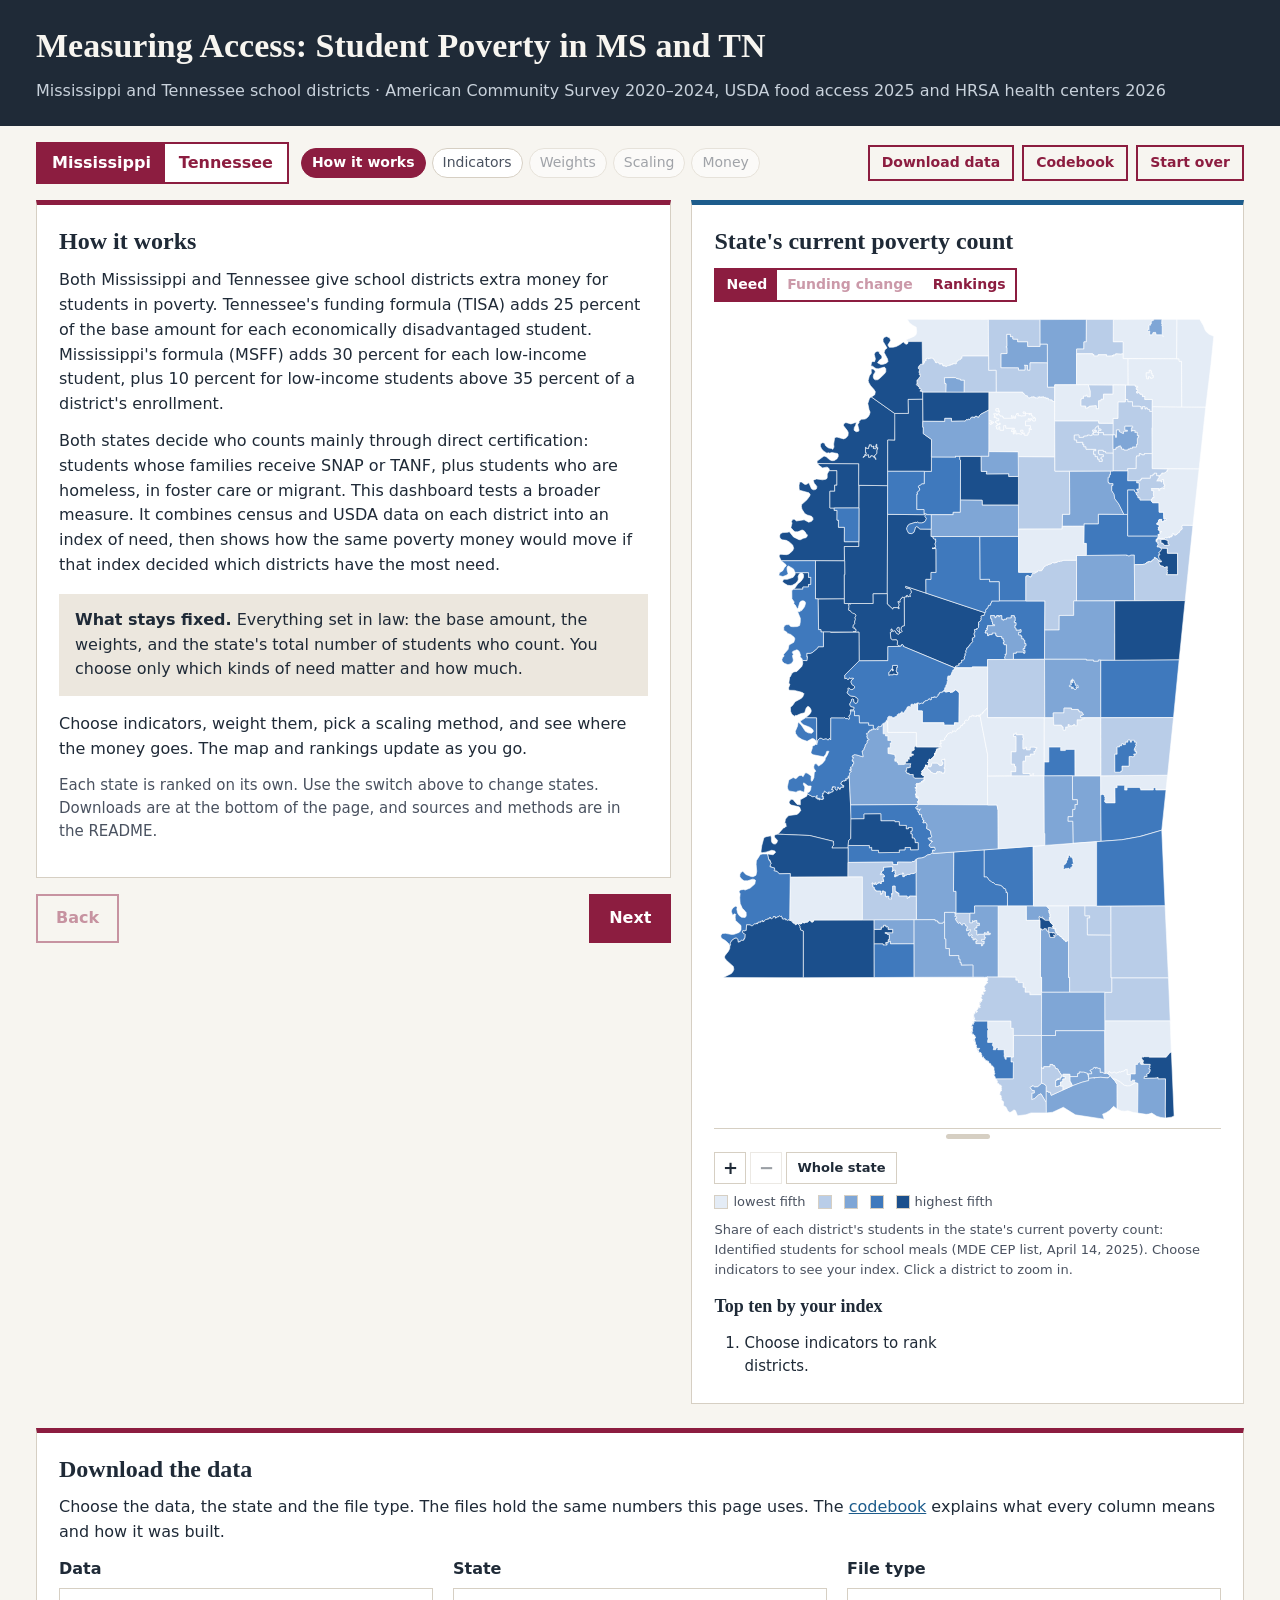
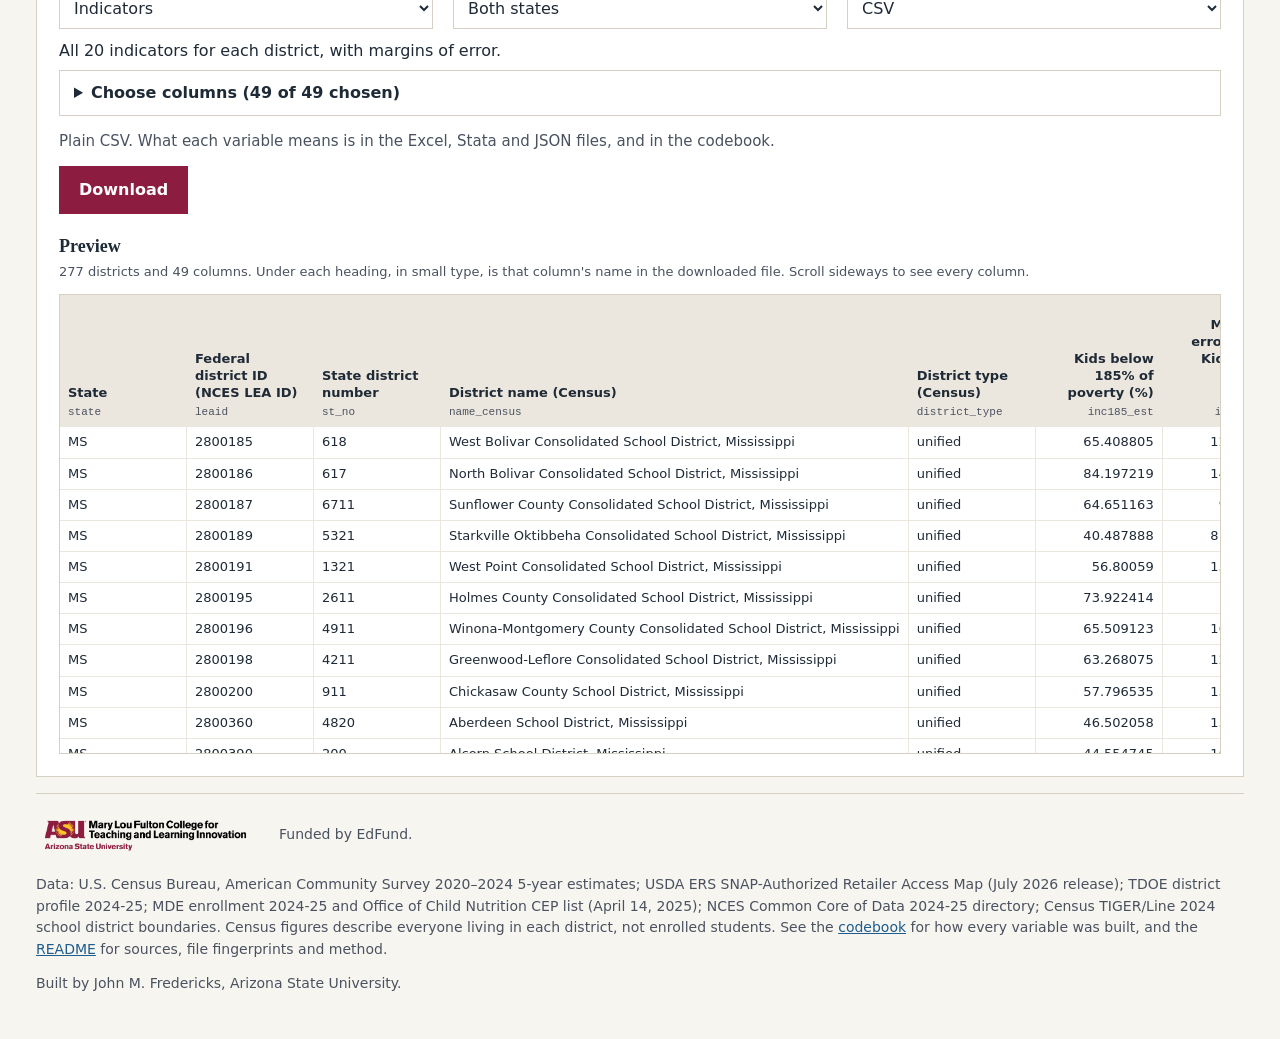
<file: index.html>
<!doctype html>
<html lang="en">
<head>
<meta charset="utf-8">
<meta name="viewport" content="width=device-width, initial-scale=1">
<title>Measuring Access: Student Poverty in MS and TN</title>
<meta name="description" content="Build a multidimensional index of student need for Mississippi and Tennessee school districts from American Community Survey, USDA food access and HRSA health center data, and see how it would move poverty-weight funding under each state's formula.">
<link rel="canonical" href="https://measuringaccess.org/">
<meta property="og:type" content="website">
<meta property="og:site_name" content="Measuring Access">
<meta property="og:title" content="Measuring Access: Student Poverty in MS and TN">
<meta property="og:description" content="Build an index of need for 277 Mississippi and Tennessee school districts and see how state poverty funding would move.">
<meta property="og:url" content="https://measuringaccess.org/">
<meta property="og:image" content="https://measuringaccess.org/assets/share-card.png">
<meta property="og:image:width" content="1200">
<meta property="og:image:height" content="630">
<meta property="og:image:alt" content="Measuring Access: student poverty in Mississippi and Tennessee, with a map of school districts">
<meta name="twitter:card" content="summary_large_image">
<meta name="twitter:title" content="Measuring Access: Student Poverty in MS and TN">
<meta name="twitter:description" content="Build an index of need for 277 Mississippi and Tennessee school districts and see how state poverty funding would move.">
<meta name="twitter:image" content="https://measuringaccess.org/assets/share-card.png">
<link rel="stylesheet" href="style.css?v=20261120d">
</head>
<body>
<header class="top">
  <div class="wrap">
    <h1>Measuring Access: Student Poverty in MS and TN</h1>
    <p class="sub">Mississippi and Tennessee school districts · American Community Survey 2020–2024, USDA food access 2025 and HRSA health centers 2026</p>
  </div>
</header>

<div class="wrap bar">
  <div class="statepick" role="radiogroup" aria-label="State">
    <button type="button" class="seg" id="st-MS" role="radio" aria-checked="true" data-state="MS">Mississippi</button>
    <button type="button" class="seg" id="st-TN" role="radio" aria-checked="false" data-state="TN">Tennessee</button>
  </div>
  <nav aria-label="Steps"><ol id="stepper"></ol></nav>
  <div class="barbtns">
    <button type="button" class="ghost small" id="dataBtn">Download data</button>
    <a class="barlink" href="codebook.html">Codebook</a>
    <button type="button" class="ghost small" id="resetBtn">Start over</button>
  </div>
</div>

<main class="wrap layout">
  <section class="steps-col" aria-label="Build your index">

    <!-- District page (opened from the map) -->
    <div class="panel" id="districtPage" hidden></div>

    <!-- Step 0 -->
    <div class="panel" data-step="0">
      <h2>How it works</h2>
      <p>Both Mississippi and Tennessee give school districts extra money for students in poverty. Tennessee's funding formula (TISA) adds 25 percent of the base amount for each economically disadvantaged student. Mississippi's formula (MSFF) adds 30 percent for each low-income student, plus 10 percent for low-income students above 35 percent of a district's enrollment.</p>
      <p>Both states decide who counts mainly through direct certification: students whose families receive SNAP or TANF, plus students who are homeless, in foster care or migrant. This dashboard tests a broader measure. It combines census and USDA data on each district into an index of need, then shows how the same poverty money would move if that index decided which districts have the most need.</p>
      <div class="callout">
        <p><strong>What stays fixed.</strong> Everything set in law: the base amount, the weights, and the state's total number of students who count. You choose only which kinds of need matter and how much.</p>
      </div>
      <p>Choose indicators, weight them, pick a scaling method, and see where the money goes. The map and rankings update as you go.</p>
      <p class="muted">Each state is ranked on its own. Use the switch above to change states. Downloads are at the bottom of the page, and sources and methods are in the README.</p>
    </div>

    <!-- Step 1 -->
    <div class="panel" data-step="1" hidden>
      <h2>Step 1. Choose your indicators</h2>
      <p>Pick four to six. Each one describes the people living in a district. What counts as student need?</p>
      <p class="count" id="pickCount" aria-live="polite"></p>
      <div id="indicatorCards"></div>
      <div class="warn" id="corrWarn" aria-live="polite"></div>
    </div>

    <!-- Step 2 -->
    <div class="panel" data-step="2" hidden>
      <h2>Step 2. Set your weights</h2>
      <p>Split 100 points among your indicators. A bigger weight means that indicator matters more in your index.</p>
      <div class="weights" id="weights"></div>
      <div class="row between">
        <button type="button" class="ghost" id="evenBtn">Split evenly</button>
        <p class="total" id="weightTotal" aria-live="polite"></p>
      </div>
    </div>

    <!-- Step 3 -->
    <div class="panel" data-step="3" hidden>
      <h2>Step 3. Choose a scaling method</h2>
      <p>Your indicators are on different scales. Scaling puts them on a common footing before they are added up.</p>
      <fieldset class="choices" id="scaleChoices">
        <legend class="sr">Scaling method</legend>
        <label class="choice"><input type="radio" name="scale" value="rank" id="sc-rank" checked>
          <span><strong>Ranks.</strong> Each district gets its percentile rank on the indicator, from 0 to 100. Only order matters, so an extreme district counts no more than the next one down.</span></label>
        <label class="choice"><input type="radio" name="scale" value="minmax" id="sc-minmax">
          <span><strong>0 to 100.</strong> The lowest district is 0 and the highest is 100, with the rest in proportion. One extreme district squeezes everyone else together.</span></label>
        <label class="choice"><input type="radio" name="scale" value="z" id="sc-z">
          <span><strong>z-scores.</strong> Distance from the state average in standard deviations. Extreme districts pull hardest.</span></label>
      </fieldset>
      <div class="example" id="scaleExample"></div>
    </div>

    <!-- Step 4 -->
    <div class="panel" data-step="4" hidden>
      <h2>Step 4. Follow the money</h2>
      <h3>Your index next to the state's current count</h3>
      <p class="muted small" id="cmpNote"></p>
      <div class="two">
        <div><h4>Top ten by the state's current poverty count</h4><ol class="toplist one" id="cmpNow"></ol></div>
        <div><h4>Top ten by your index</h4><ol class="toplist one" id="cmpYours"></ol></div>
      </div>
      <div class="two">
        <div><h4>Added to the top ten by your index</h4><ul class="plain cmpmoves" id="cmpAdded"></ul></div>
        <div><h4>Dropped from the top ten by your index</h4><ul class="plain cmpmoves" id="cmpDropped"></ul></div>
      </div>
      <h3>The money</h3>
      <p id="fundIntro"></p>
      <div class="stats" id="fundStats"></div>
      <div class="two">
        <div><h3>Biggest increases</h3><ol class="plain moves" id="gainList"></ol></div>
        <div><h3>Biggest decreases</h3><ol class="plain moves" id="lossList"></ol></div>
      </div>
      <details class="how">
        <summary>How the students are re-shared</summary>
        <ol>
          <li>Districts are ordered by your index, highest need first.</li>
          <li>The state's actual district rates are sorted from highest to lowest and handed out in that order. The district your index ranks first gets the highest real rate, and so on.</li>
          <li>Each rate is multiplied by the district's K-12 enrollment. The counts are then scaled so the statewide total matches the actual total, and no district can have more students than it enrolls.</li>
          <li>The law's weights are applied to the new counts.</li>
        </ol>
        <p id="fundNote" class="muted"></p>
      </details>
      <details id="fullDetails">
        <summary>All districts</summary>
        <div id="fullHome"><div class="tablewrap" id="fullWrap"><p class="tabletools"><button type="button" class="ghost small" id="expandBtn" aria-controls="fullWrap">Expand table</button></p><table id="fullTable"></table></div></div>
      </details>
    </div>

    <div class="nav row between">
      <button type="button" class="ghost" id="backBtn">Back</button>
      <p class="hint" id="navHint" aria-live="polite"></p>
      <button type="button" id="nextBtn">Next</button>
    </div>
  </section>

  <aside class="live" aria-label="Live results">
    <div class="panel livepanel">
      <div class="row between maphead">
        <h2 id="mapTitle">Your index</h2>
        <div class="seg-sm" role="radiogroup" aria-label="Map view">
          <button type="button" class="seg" id="mv-index" data-view="index" aria-checked="true" role="radio">Need</button>
          <button type="button" class="seg" id="mv-money" data-view="money" aria-checked="false" role="radio">Funding change</button>
          <button type="button" class="seg" id="mv-rank" data-view="rank" aria-checked="false" role="radio">Rankings</button>
        </div>
      </div>
      <div id="mapView">
        <div class="mapbox"><svg id="map" role="img" aria-labelledby="mapTitle"></svg><div class="tip" id="tip" hidden></div></div>
        <div class="maphandle" id="mapHandle" role="separator" aria-orientation="horizontal" aria-valuemin="140" aria-label="Map height. Drag, or use the up and down arrow keys, to make the map taller or shorter." tabindex="0" title="Drag to make the map taller or shorter. Double-click to reset."><span></span></div>
        <div class="zoomrow">
          <div class="zoomctl" role="group" aria-label="Map zoom">
            <button type="button" id="zoomIn" aria-label="Zoom in" title="Zoom in">+</button>
            <button type="button" id="zoomOut" aria-label="Zoom out" title="Zoom out">&minus;</button>
            <button type="button" id="zoomAll" class="wide" title="Show the whole state">Whole state</button>
          </div>
          <p class="muted small zoomhint" id="zoomHint" hidden>Drag the map to move around.</p>
        </div>
        <div class="legend" id="legend"></div>
        <p class="muted small" id="mapNote"></p>
        <div class="distpanel" id="distPanel" hidden></div>
        <h3>Top ten by your index</h3>
        <ol class="toplist" id="topList"></ol>
      </div>
      <div id="rankView" hidden>
        <p class="muted small" id="rankNote"></p>
        <div class="rankhead"><span>Ranked by the state's current poverty count</span><span>Ranked by your index</span></div>
        <div class="rankscroll"><div class="ranks"><ol class="ranklist" id="rankNow"></ol><ol class="ranklist" id="rankYours"></ol></div></div>
        <h3>Biggest moves</h3>
        <div class="two"><div><p class="muted small">Up the most</p><ol class="plain moves" id="moveUp"></ol></div><div><p class="muted small">Down the most</p><ol class="plain moves" id="moveDown"></ol></div></div>
      </div>
    </div>
  </aside>
</main>

<section class="wrap" id="wideTable" hidden aria-label="All districts, full width">
  <div class="panel"></div>
</section>

<section class="wrap" id="data" aria-labelledby="dataTitle">
  <div class="panel datapanel">
    <h2 id="dataTitle" tabindex="-1">Download the data</h2>
    <p>Choose the data, the state and the file type. The files hold the same numbers this page uses. The <a href="codebook.html">codebook</a> explains what every column means and how it was built.</p>
    <div class="dlgrid">
      <label class="dlfield" for="dlWhat">Data
        <select id="dlWhat">
          <option value="indicators" selected>Indicators</option>
          <option value="funding">Funding inputs</option>
          <option value="results">Your results</option>
          <option value="map">Map boundaries</option>
        </select>
      </label>
      <label class="dlfield" for="dlState">State
        <select id="dlState">
          <option value="MS">Mississippi</option>
          <option value="TN">Tennessee</option>
          <option value="both" selected>Both states</option>
        </select>
      </label>
      <label class="dlfield" for="dlFormat">File type
        <select id="dlFormat">
          <option value="csv" selected>CSV</option>
          <option value="xlsx">Excel (.xlsx)</option>
          <option value="dta">Stata (.dta)</option>
          <option value="json" id="dl-json">JSON</option>
        </select>
      </label>
    </div>
    <p class="dldesc" id="dlDesc" aria-live="polite"></p>
    <details class="dlcols" id="dlCols">
      <summary id="dlColsSum">Choose columns</summary>
      <div id="dlColsBody"></div>
    </details>
    <p class="muted" id="dlNote" aria-live="polite"></p>
    <div class="row">
      <button type="button" id="dlBtn">Download</button>
      <p class="muted small" id="dlDone" aria-live="polite"></p>
    </div>
    <h3 id="dlPrevTitle">Preview</h3>
    <p class="muted small" id="dlPrevNote"></p>
    <div class="dlpreview" id="dlPreview" tabindex="0" role="region" aria-labelledby="dlPrevTitle"></div>
  </div>
</section>

<footer class="wrap foot">
  <div class="footlogos">
    <img src="assets/asu-mlfc-horizontal-maroongold.png" alt="Arizona State University, Mary Lou Fulton College for Teaching and Learning Innovation" width="1390" height="292">
    <p>Funded by EdFund.</p>
  </div>
  <p>Data: U.S. Census Bureau, American Community Survey 2020–2024 5-year estimates; USDA ERS SNAP-Authorized Retailer Access Map (July 2026 release); TDOE district profile 2024-25; MDE enrollment 2024-25 and Office of Child Nutrition CEP list (April 14, 2025); NCES Common Core of Data 2024-25 directory; Census TIGER/Line 2024 school district boundaries. Census figures describe everyone living in each district, not enrolled students. See the <a href="codebook.html">codebook</a> for how every variable was built, and the <a href="https://github.com/jmfreder123/mam-dashboard#readme">README</a> for sources, file fingerprints and method.</p>
  <p>Built by John M. Fredericks, Arizona State University.</p>
</footer>

<script src="app.js?v=20261120d"></script>
<script src="dl.js?v=20261120d"></script>
</body>
</html>
</file>
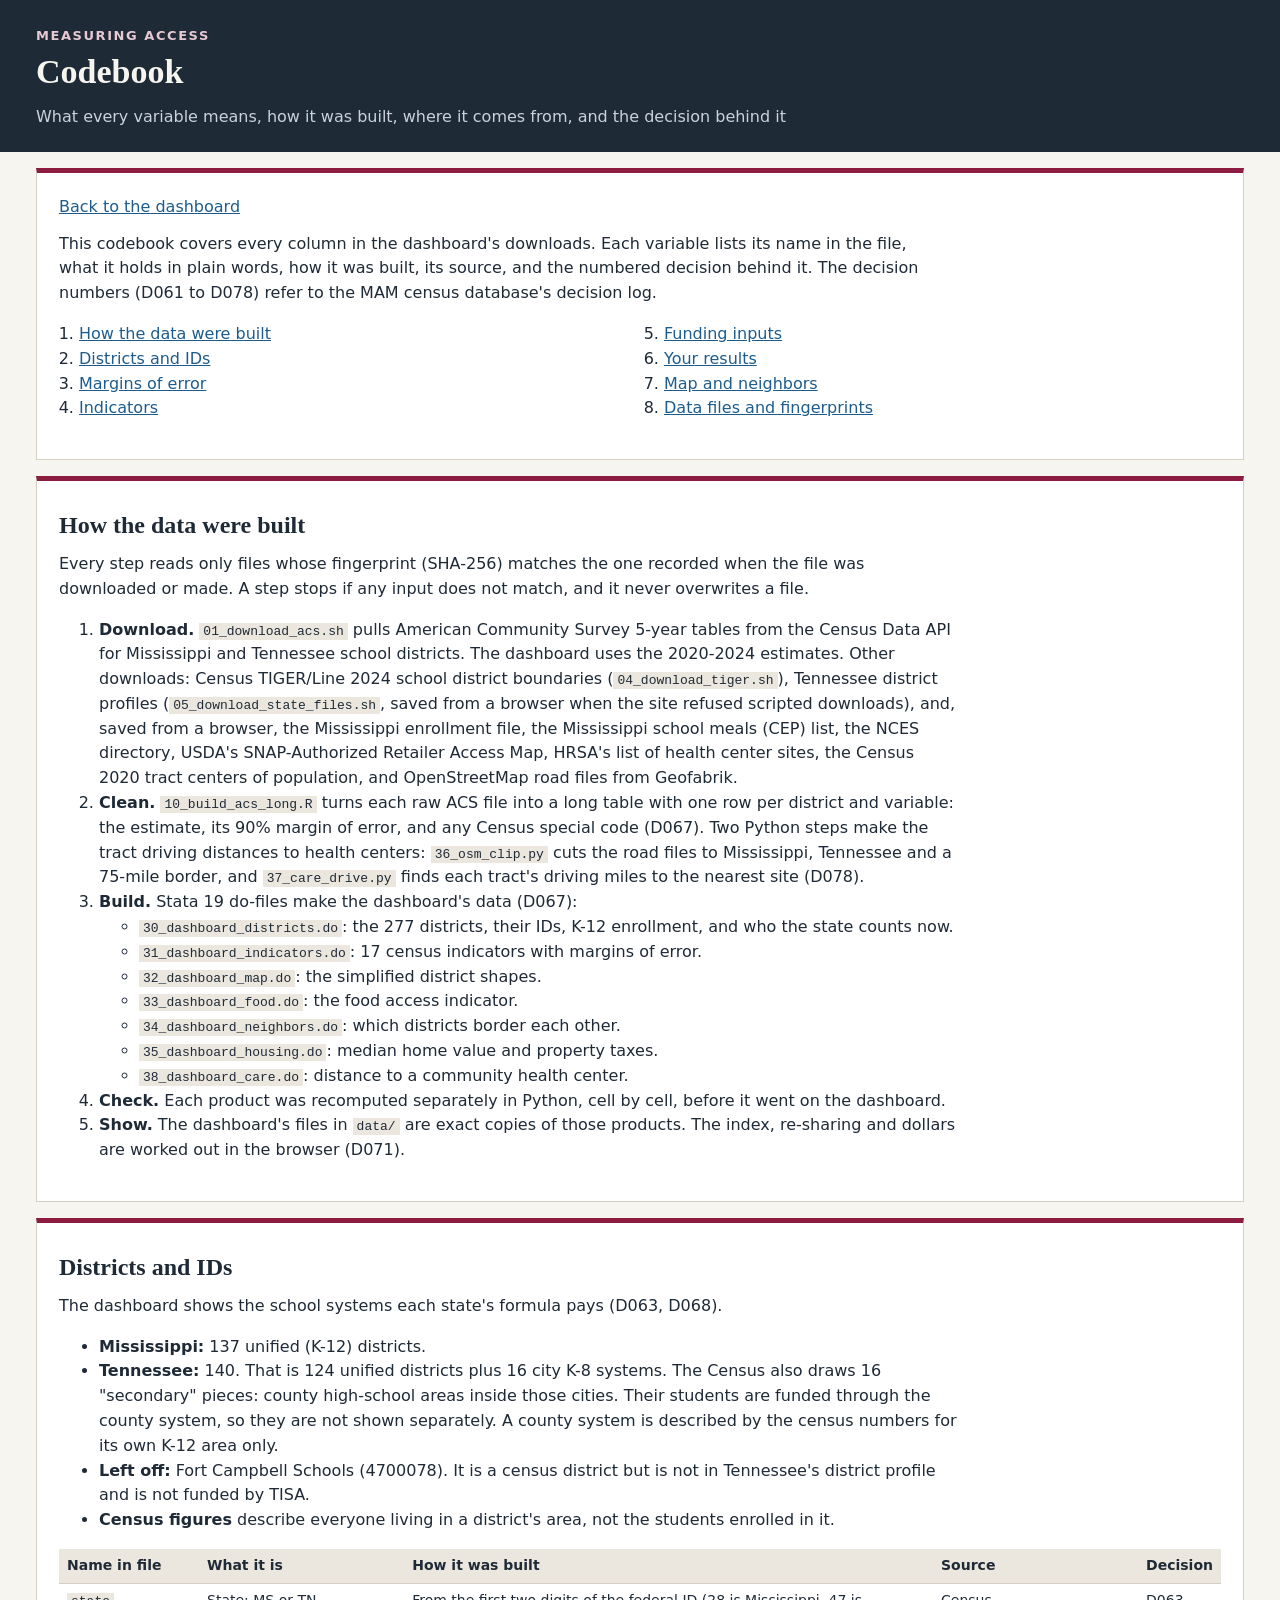
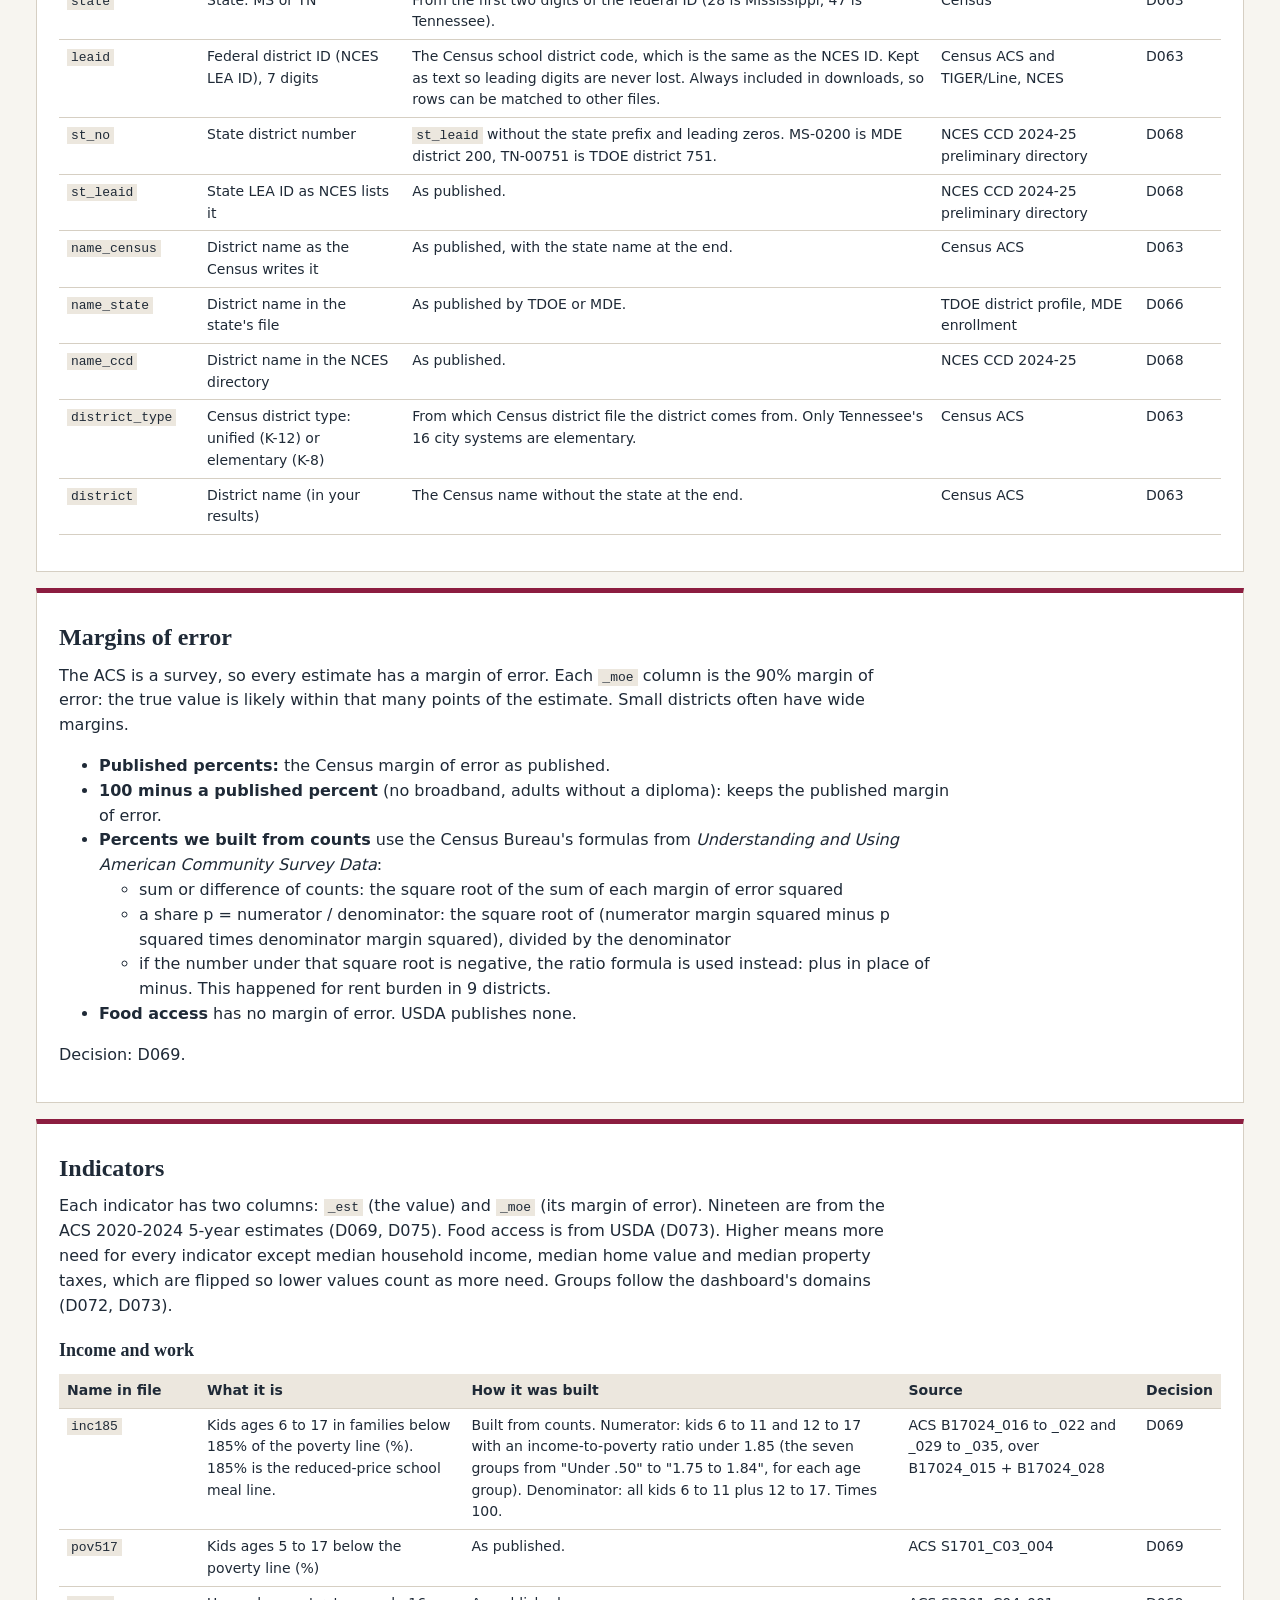
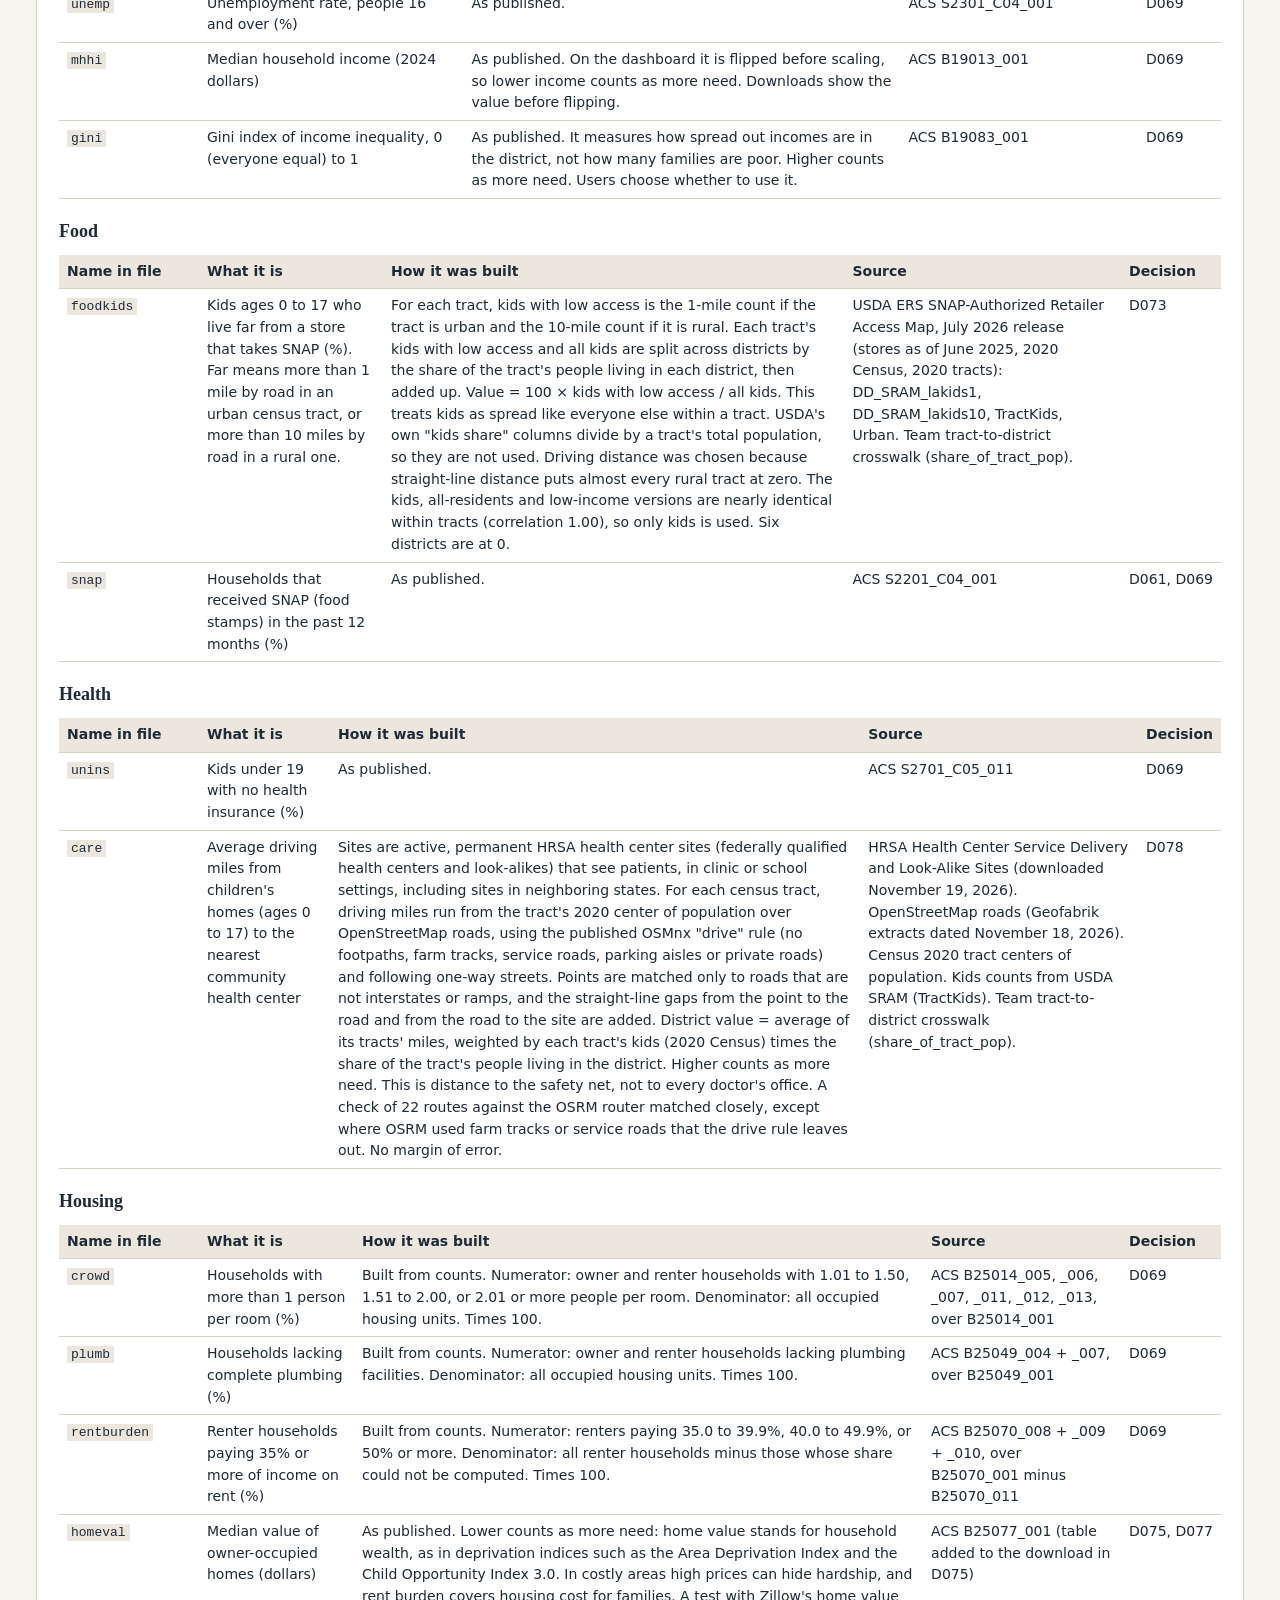
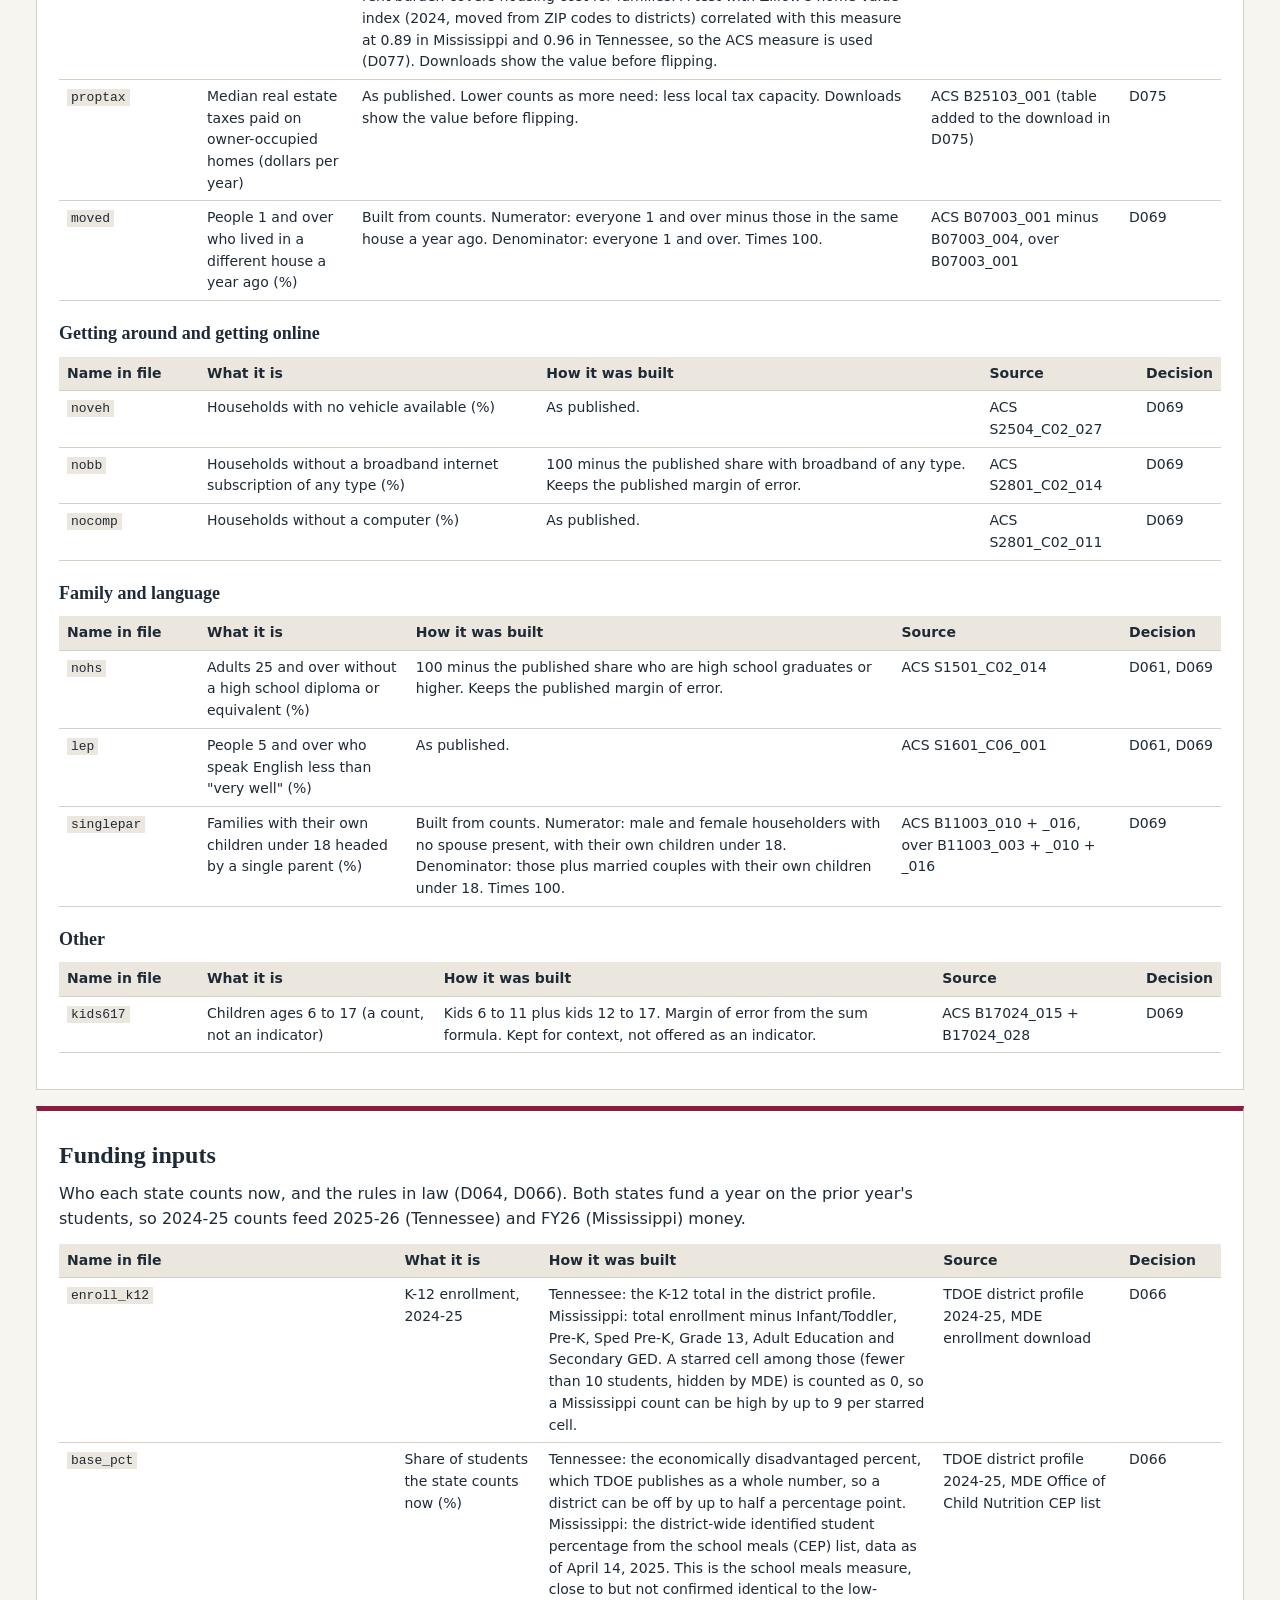
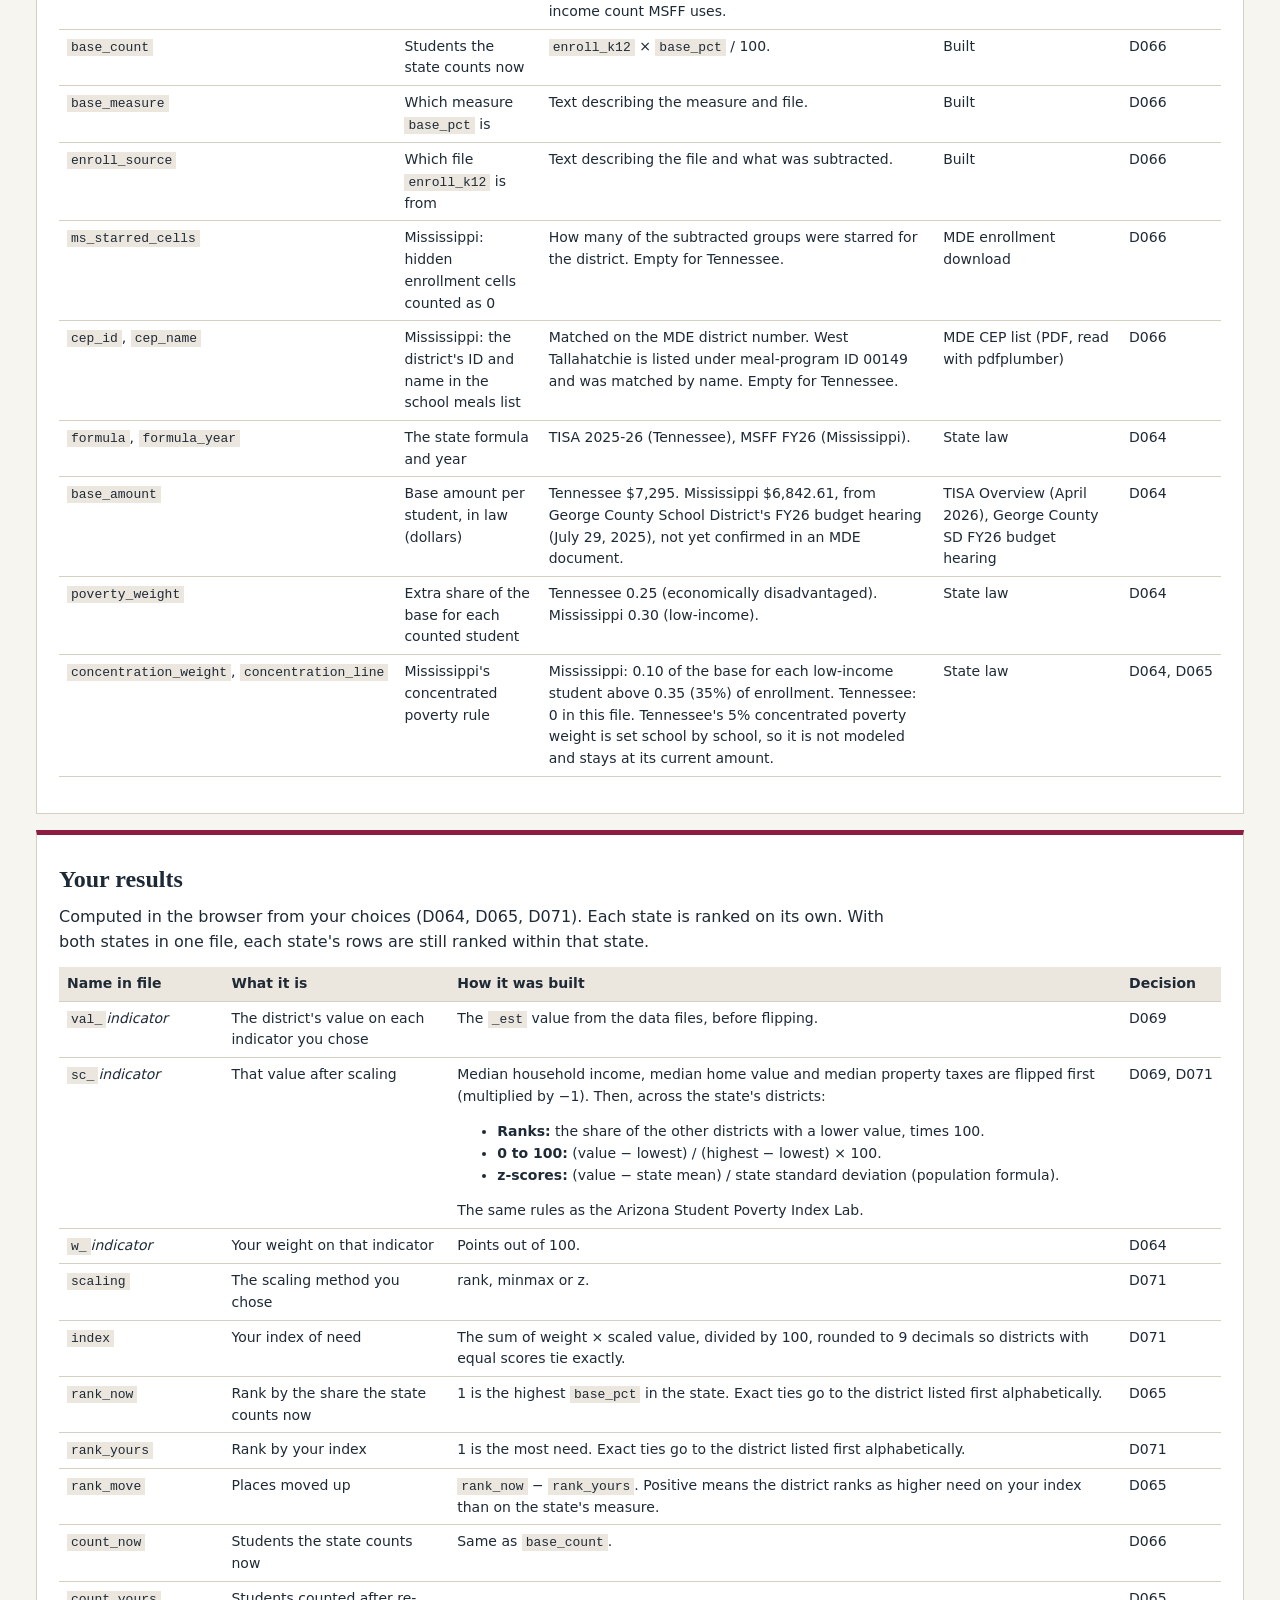
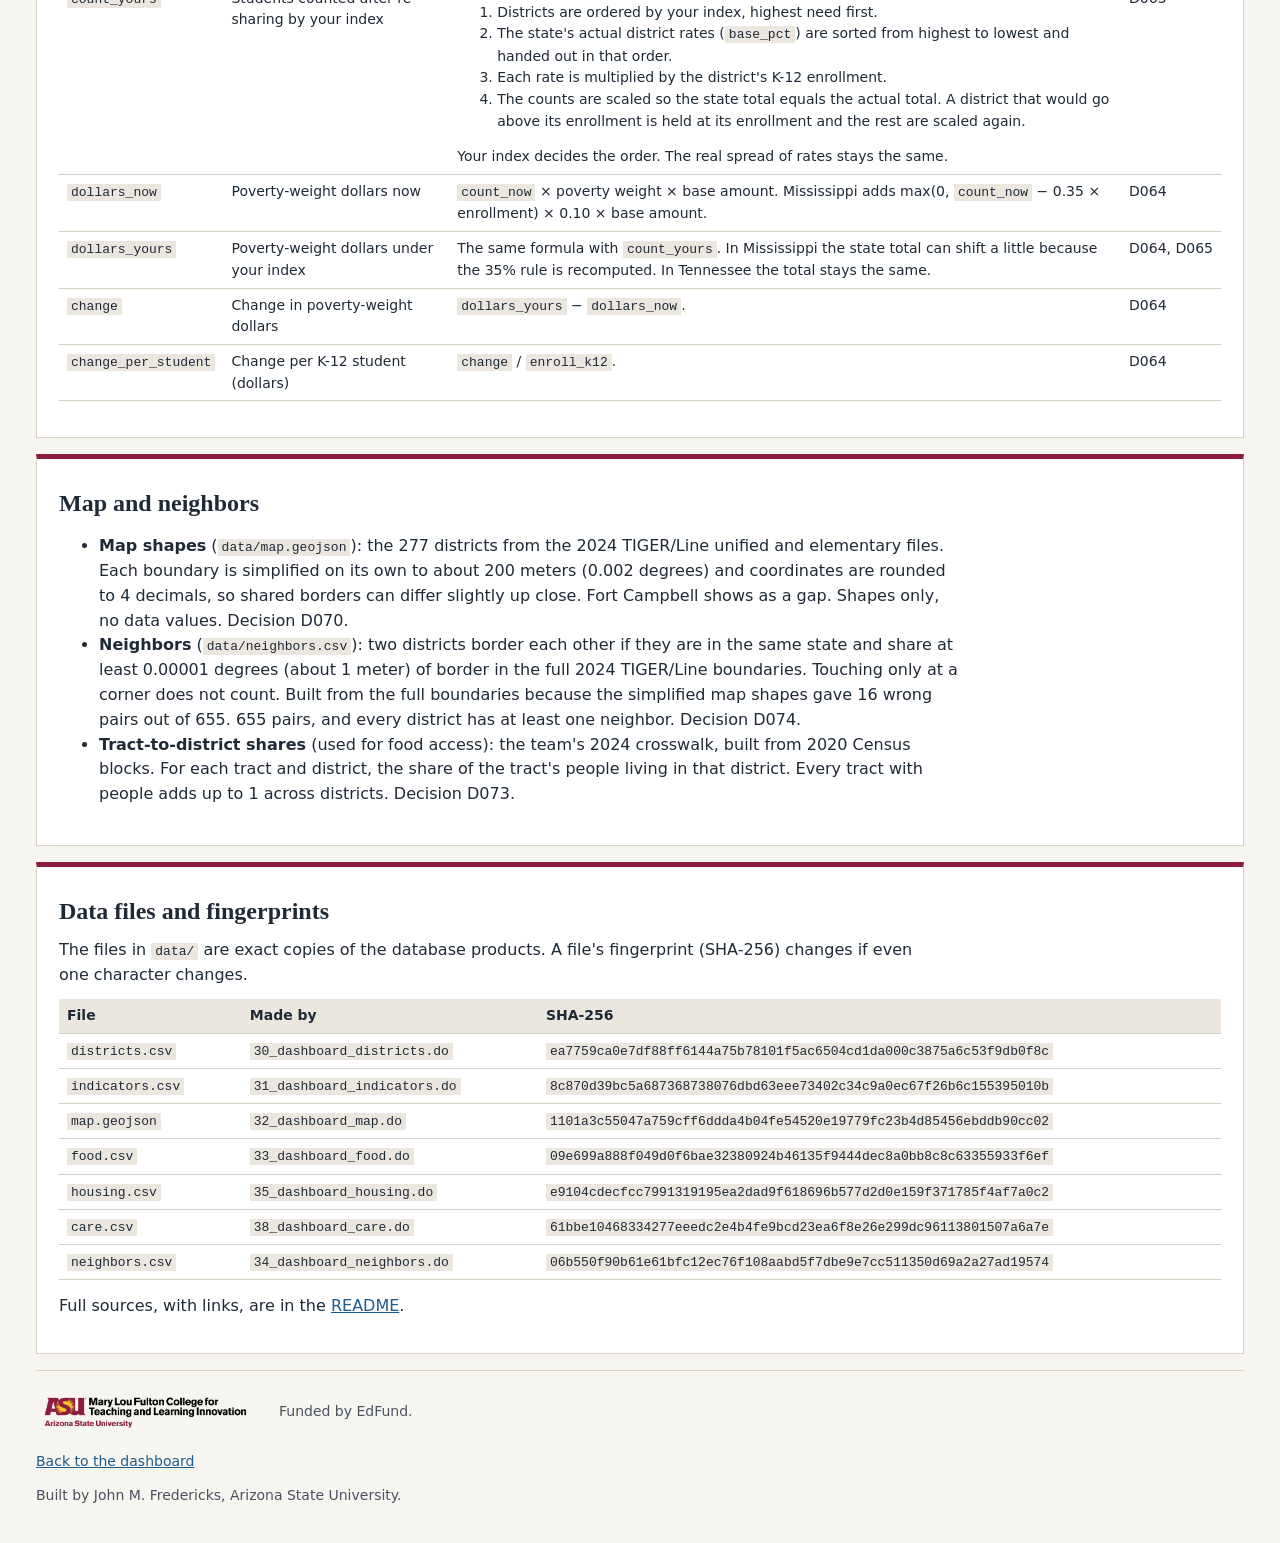
<file: codebook.html>
<!doctype html>
<html lang="en">
<head>
<meta charset="utf-8">
<meta name="viewport" content="width=device-width, initial-scale=1">
<title>Measuring Access Codebook</title>
<meta name="description" content="What every variable in the MAM Dashboard means, how it was built, where it comes from, and the decision behind it.">
<link rel="canonical" href="https://measuringaccess.org/codebook.html">
<meta property="og:type" content="website">
<meta property="og:site_name" content="Measuring Access">
<meta property="og:title" content="Measuring Access Codebook">
<meta property="og:description" content="What every variable in the Measuring Access dashboard means, how it was built, and where it comes from.">
<meta property="og:url" content="https://measuringaccess.org/codebook.html">
<meta property="og:image" content="https://measuringaccess.org/assets/share-card.png">
<meta property="og:image:width" content="1200">
<meta property="og:image:height" content="630">
<meta property="og:image:alt" content="Measuring Access: student poverty in Mississippi and Tennessee, with a map of school districts">
<meta name="twitter:card" content="summary_large_image">
<meta name="twitter:title" content="Measuring Access Codebook">
<meta name="twitter:description" content="What every variable in the Measuring Access dashboard means, how it was built, and where it comes from.">
<meta name="twitter:image" content="https://measuringaccess.org/assets/share-card.png">
<link rel="stylesheet" href="style.css?v=20261120d">
<style>
  .cb h2 { margin-top: 8px; }
  .cb h3 { margin-top: 22px; }
  .cb p, .cb li { max-width: 860px; }
  .cb code { font-family: ui-monospace, Menlo, Consolas, monospace; font-size: 13px; background: var(--tone); padding: 1px 4px; }
  .cb .dtable td:first-child { min-width: 140px; white-space: nowrap; }
  .cb .dtable td { font-size: 14px; }
  .cb .dtable td.src { min-width: 150px; }
  .cb .dtable td.dec { white-space: nowrap; }
  .toc { columns: 2; column-gap: 28px; padding-left: 20px; }
  @media (max-width: 640px) { .toc { columns: 1; } }
</style>
</head>
<body>
<header class="top">
  <div class="wrap">
    <p class="eyebrow">Measuring Access</p>
    <h1>Codebook</h1>
    <p class="sub">What every variable means, how it was built, where it comes from, and the decision behind it</p>
  </div>
</header>

<main class="wrap cb">
  <div class="panel">
    <p><a href="./">Back to the dashboard</a></p>
    <p>This codebook covers every column in the dashboard's downloads. Each variable lists its name in the file, what it holds in plain words, how it was built, its source, and the numbered decision behind it. The decision numbers (D061 to D078) refer to the MAM census database's decision log.</p>
    <ol class="toc">
      <li><a href="#pipeline">How the data were built</a></li>
      <li><a href="#units">Districts and IDs</a></li>
      <li><a href="#moe">Margins of error</a></li>
      <li><a href="#indicators">Indicators</a></li>
      <li><a href="#funding">Funding inputs</a></li>
      <li><a href="#results">Your results</a></li>
      <li><a href="#geography">Map and neighbors</a></li>
      <li><a href="#files">Data files and fingerprints</a></li>
    </ol>
  </div>

  <div class="panel" id="pipeline">
    <h2>How the data were built</h2>
    <p>Every step reads only files whose fingerprint (SHA-256) matches the one recorded when the file was downloaded or made. A step stops if any input does not match, and it never overwrites a file.</p>
    <ol>
      <li><strong>Download.</strong> <code>01_download_acs.sh</code> pulls American Community Survey 5-year tables from the Census Data API for Mississippi and Tennessee school districts. The dashboard uses the 2020-2024 estimates. Other downloads: Census TIGER/Line 2024 school district boundaries (<code>04_download_tiger.sh</code>), Tennessee district profiles (<code>05_download_state_files.sh</code>, saved from a browser when the site refused scripted downloads), and, saved from a browser, the Mississippi enrollment file, the Mississippi school meals (CEP) list, the NCES directory, USDA's SNAP-Authorized Retailer Access Map, HRSA's list of health center sites, the Census 2020 tract centers of population, and OpenStreetMap road files from Geofabrik.</li>
      <li><strong>Clean.</strong> <code>10_build_acs_long.R</code> turns each raw ACS file into a long table with one row per district and variable: the estimate, its 90% margin of error, and any Census special code (D067). Two Python steps make the tract driving distances to health centers: <code>36_osm_clip.py</code> cuts the road files to Mississippi, Tennessee and a 75-mile border, and <code>37_care_drive.py</code> finds each tract's driving miles to the nearest site (D078).</li>
      <li><strong>Build.</strong> Stata 19 do-files make the dashboard's data (D067):
        <ul>
          <li><code>30_dashboard_districts.do</code>: the 277 districts, their IDs, K-12 enrollment, and who the state counts now.</li>
          <li><code>31_dashboard_indicators.do</code>: 17 census indicators with margins of error.</li>
          <li><code>32_dashboard_map.do</code>: the simplified district shapes.</li>
          <li><code>33_dashboard_food.do</code>: the food access indicator.</li>
          <li><code>34_dashboard_neighbors.do</code>: which districts border each other.</li>
          <li><code>35_dashboard_housing.do</code>: median home value and property taxes.</li>
          <li><code>38_dashboard_care.do</code>: distance to a community health center.</li>
        </ul>
      </li>
      <li><strong>Check.</strong> Each product was recomputed separately in Python, cell by cell, before it went on the dashboard.</li>
      <li><strong>Show.</strong> The dashboard's files in <code>data/</code> are exact copies of those products. The index, re-sharing and dollars are worked out in the browser (D071).</li>
    </ol>
  </div>

  <div class="panel" id="units">
    <h2>Districts and IDs</h2>
    <p>The dashboard shows the school systems each state's formula pays (D063, D068).</p>
    <ul>
      <li><strong>Mississippi:</strong> 137 unified (K-12) districts.</li>
      <li><strong>Tennessee:</strong> 140. That is 124 unified districts plus 16 city K-8 systems. The Census also draws 16 "secondary" pieces: county high-school areas inside those cities. Their students are funded through the county system, so they are not shown separately. A county system is described by the census numbers for its own K-12 area only.</li>
      <li><strong>Left off:</strong> Fort Campbell Schools (4700078). It is a census district but is not in Tennessee's district profile and is not funded by TISA.</li>
      <li><strong>Census figures</strong> describe everyone living in a district's area, not the students enrolled in it.</li>
    </ul>
    <div class="dtablewrap"><table class="dtable">
      <tr><th>Name in file</th><th>What it is</th><th>How it was built</th><th>Source</th><th>Decision</th></tr>
      <tr><td><code>state</code></td><td>State: MS or TN</td><td>From the first two digits of the federal ID (28 is Mississippi, 47 is Tennessee).</td><td class="src">Census</td><td class="dec">D063</td></tr>
      <tr><td><code>leaid</code></td><td>Federal district ID (NCES LEA ID), 7 digits</td><td>The Census school district code, which is the same as the NCES ID. Kept as text so leading digits are never lost. Always included in downloads, so rows can be matched to other files.</td><td class="src">Census ACS and TIGER/Line, NCES</td><td class="dec">D063</td></tr>
      <tr><td><code>st_no</code></td><td>State district number</td><td><code>st_leaid</code> without the state prefix and leading zeros. MS-0200 is MDE district 200, TN-00751 is TDOE district 751.</td><td class="src">NCES CCD 2024-25 preliminary directory</td><td class="dec">D068</td></tr>
      <tr><td><code>st_leaid</code></td><td>State LEA ID as NCES lists it</td><td>As published.</td><td class="src">NCES CCD 2024-25 preliminary directory</td><td class="dec">D068</td></tr>
      <tr><td><code>name_census</code></td><td>District name as the Census writes it</td><td>As published, with the state name at the end.</td><td class="src">Census ACS</td><td class="dec">D063</td></tr>
      <tr><td><code>name_state</code></td><td>District name in the state's file</td><td>As published by TDOE or MDE.</td><td class="src">TDOE district profile, MDE enrollment</td><td class="dec">D066</td></tr>
      <tr><td><code>name_ccd</code></td><td>District name in the NCES directory</td><td>As published.</td><td class="src">NCES CCD 2024-25</td><td class="dec">D068</td></tr>
      <tr><td><code>district_type</code></td><td>Census district type: unified (K-12) or elementary (K-8)</td><td>From which Census district file the district comes from. Only Tennessee's 16 city systems are elementary.</td><td class="src">Census ACS</td><td class="dec">D063</td></tr>
      <tr><td><code>district</code></td><td>District name (in your results)</td><td>The Census name without the state at the end.</td><td class="src">Census ACS</td><td class="dec">D063</td></tr>
    </table></div>
  </div>

  <div class="panel" id="moe">
    <h2>Margins of error</h2>
    <p>The ACS is a survey, so every estimate has a margin of error. Each <code>_moe</code> column is the 90% margin of error: the true value is likely within that many points of the estimate. Small districts often have wide margins.</p>
    <ul>
      <li><strong>Published percents:</strong> the Census margin of error as published.</li>
      <li><strong>100 minus a published percent</strong> (no broadband, adults without a diploma): keeps the published margin of error.</li>
      <li><strong>Percents we built from counts</strong> use the Census Bureau's formulas from <em>Understanding and Using American Community Survey Data</em>:
        <ul>
          <li>sum or difference of counts: the square root of the sum of each margin of error squared</li>
          <li>a share p = numerator / denominator: the square root of (numerator margin squared minus p squared times denominator margin squared), divided by the denominator</li>
          <li>if the number under that square root is negative, the ratio formula is used instead: plus in place of minus. This happened for rent burden in 9 districts.</li>
        </ul>
      </li>
      <li><strong>Food access</strong> has no margin of error. USDA publishes none.</li>
    </ul>
    <p>Decision: D069.</p>
  </div>

  <div class="panel" id="indicators">
    <h2>Indicators</h2>
    <p>Each indicator has two columns: <code>_est</code> (the value) and <code>_moe</code> (its margin of error). Nineteen are from the ACS 2020-2024 5-year estimates (D069, D075). Food access is from USDA (D073). Higher means more need for every indicator except median household income, median home value and median property taxes, which are flipped so lower values count as more need. Groups follow the dashboard's domains (D072, D073).</p>

    <h3>Income and work</h3>
    <div class="dtablewrap"><table class="dtable">
      <tr><th>Name in file</th><th>What it is</th><th>How it was built</th><th>Source</th><th>Decision</th></tr>
      <tr><td><code>inc185</code></td><td>Kids ages 6 to 17 in families below 185% of the poverty line (%). 185% is the reduced-price school meal line.</td><td>Built from counts. Numerator: kids 6 to 11 and 12 to 17 with an income-to-poverty ratio under 1.85 (the seven groups from "Under .50" to "1.75 to 1.84", for each age group). Denominator: all kids 6 to 11 plus 12 to 17. Times 100.</td><td class="src">ACS B17024_016 to _022 and _029 to _035, over B17024_015 + B17024_028</td><td class="dec">D069</td></tr>
      <tr><td><code>pov517</code></td><td>Kids ages 5 to 17 below the poverty line (%)</td><td>As published.</td><td class="src">ACS S1701_C03_004</td><td class="dec">D069</td></tr>
      <tr><td><code>unemp</code></td><td>Unemployment rate, people 16 and over (%)</td><td>As published.</td><td class="src">ACS S2301_C04_001</td><td class="dec">D069</td></tr>
      <tr><td><code>mhhi</code></td><td>Median household income (2024 dollars)</td><td>As published. On the dashboard it is flipped before scaling, so lower income counts as more need. Downloads show the value before flipping.</td><td class="src">ACS B19013_001</td><td class="dec">D069</td></tr>
      <tr><td><code>gini</code></td><td>Gini index of income inequality, 0 (everyone equal) to 1</td><td>As published. It measures how spread out incomes are in the district, not how many families are poor. Higher counts as more need. Users choose whether to use it.</td><td class="src">ACS B19083_001</td><td class="dec">D069</td></tr>
    </table></div>

    <h3>Food</h3>
    <div class="dtablewrap"><table class="dtable">
      <tr><th>Name in file</th><th>What it is</th><th>How it was built</th><th>Source</th><th>Decision</th></tr>
      <tr><td><code>foodkids</code></td><td>Kids ages 0 to 17 who live far from a store that takes SNAP (%). Far means more than 1 mile by road in an urban census tract, or more than 10 miles by road in a rural one.</td><td>For each tract, kids with low access is the 1-mile count if the tract is urban and the 10-mile count if it is rural. Each tract's kids with low access and all kids are split across districts by the share of the tract's people living in each district, then added up. Value = 100 × kids with low access / all kids. This treats kids as spread like everyone else within a tract. USDA's own "kids share" columns divide by a tract's total population, so they are not used. Driving distance was chosen because straight-line distance puts almost every rural tract at zero. The kids, all-residents and low-income versions are nearly identical within tracts (correlation 1.00), so only kids is used. Six districts are at 0.</td><td class="src">USDA ERS SNAP-Authorized Retailer Access Map, July 2026 release (stores as of June 2025, 2020 Census, 2020 tracts): DD_SRAM_lakids1, DD_SRAM_lakids10, TractKids, Urban. Team tract-to-district crosswalk (share_of_tract_pop).</td><td class="dec">D073</td></tr>
      <tr><td><code>snap</code></td><td>Households that received SNAP (food stamps) in the past 12 months (%)</td><td>As published.</td><td class="src">ACS S2201_C04_001</td><td class="dec">D061, D069</td></tr>
    </table></div>

    <h3>Health</h3>
    <div class="dtablewrap"><table class="dtable">
      <tr><th>Name in file</th><th>What it is</th><th>How it was built</th><th>Source</th><th>Decision</th></tr>
      <tr><td><code>unins</code></td><td>Kids under 19 with no health insurance (%)</td><td>As published.</td><td class="src">ACS S2701_C05_011</td><td class="dec">D069</td></tr>
      <tr><td><code>care</code></td><td>Average driving miles from children's homes (ages 0 to 17) to the nearest community health center</td><td>Sites are active, permanent HRSA health center sites (federally qualified health centers and look-alikes) that see patients, in clinic or school settings, including sites in neighboring states. For each census tract, driving miles run from the tract's 2020 center of population over OpenStreetMap roads, using the published OSMnx "drive" rule (no footpaths, farm tracks, service roads, parking aisles or private roads) and following one-way streets. Points are matched only to roads that are not interstates or ramps, and the straight-line gaps from the point to the road and from the road to the site are added. District value = average of its tracts' miles, weighted by each tract's kids (2020 Census) times the share of the tract's people living in the district. Higher counts as more need. This is distance to the safety net, not to every doctor's office. A check of 22 routes against the OSRM router matched closely, except where OSRM used farm tracks or service roads that the drive rule leaves out. No margin of error.</td><td class="src">HRSA Health Center Service Delivery and Look-Alike Sites (downloaded November 19, 2026). OpenStreetMap roads (Geofabrik extracts dated November 18, 2026). Census 2020 tract centers of population. Kids counts from USDA SRAM (TractKids). Team tract-to-district crosswalk (share_of_tract_pop).</td><td class="dec">D078</td></tr>
    </table></div>

    <h3>Housing</h3>
    <div class="dtablewrap"><table class="dtable">
      <tr><th>Name in file</th><th>What it is</th><th>How it was built</th><th>Source</th><th>Decision</th></tr>
      <tr><td><code>crowd</code></td><td>Households with more than 1 person per room (%)</td><td>Built from counts. Numerator: owner and renter households with 1.01 to 1.50, 1.51 to 2.00, or 2.01 or more people per room. Denominator: all occupied housing units. Times 100.</td><td class="src">ACS B25014_005, _006, _007, _011, _012, _013, over B25014_001</td><td class="dec">D069</td></tr>
      <tr><td><code>plumb</code></td><td>Households lacking complete plumbing (%)</td><td>Built from counts. Numerator: owner and renter households lacking plumbing facilities. Denominator: all occupied housing units. Times 100.</td><td class="src">ACS B25049_004 + _007, over B25049_001</td><td class="dec">D069</td></tr>
      <tr><td><code>rentburden</code></td><td>Renter households paying 35% or more of income on rent (%)</td><td>Built from counts. Numerator: renters paying 35.0 to 39.9%, 40.0 to 49.9%, or 50% or more. Denominator: all renter households minus those whose share could not be computed. Times 100.</td><td class="src">ACS B25070_008 + _009 + _010, over B25070_001 minus B25070_011</td><td class="dec">D069</td></tr>
      <tr><td><code>homeval</code></td><td>Median value of owner-occupied homes (dollars)</td><td>As published. Lower counts as more need: home value stands for household wealth, as in deprivation indices such as the Area Deprivation Index and the Child Opportunity Index 3.0. In costly areas high prices can hide hardship, and rent burden covers housing cost for families. A test with Zillow's home value index (2024, moved from ZIP codes to districts) correlated with this measure at 0.89 in Mississippi and 0.96 in Tennessee, so the ACS measure is used (D077). Downloads show the value before flipping.</td><td class="src">ACS B25077_001 (table added to the download in D075)</td><td class="dec">D075, D077</td></tr>
      <tr><td><code>proptax</code></td><td>Median real estate taxes paid on owner-occupied homes (dollars per year)</td><td>As published. Lower counts as more need: less local tax capacity. Downloads show the value before flipping.</td><td class="src">ACS B25103_001 (table added to the download in D075)</td><td class="dec">D075</td></tr>
      <tr><td><code>moved</code></td><td>People 1 and over who lived in a different house a year ago (%)</td><td>Built from counts. Numerator: everyone 1 and over minus those in the same house a year ago. Denominator: everyone 1 and over. Times 100.</td><td class="src">ACS B07003_001 minus B07003_004, over B07003_001</td><td class="dec">D069</td></tr>
    </table></div>

    <h3>Getting around and getting online</h3>
    <div class="dtablewrap"><table class="dtable">
      <tr><th>Name in file</th><th>What it is</th><th>How it was built</th><th>Source</th><th>Decision</th></tr>
      <tr><td><code>noveh</code></td><td>Households with no vehicle available (%)</td><td>As published.</td><td class="src">ACS S2504_C02_027</td><td class="dec">D069</td></tr>
      <tr><td><code>nobb</code></td><td>Households without a broadband internet subscription of any type (%)</td><td>100 minus the published share with broadband of any type. Keeps the published margin of error.</td><td class="src">ACS S2801_C02_014</td><td class="dec">D069</td></tr>
      <tr><td><code>nocomp</code></td><td>Households without a computer (%)</td><td>As published.</td><td class="src">ACS S2801_C02_011</td><td class="dec">D069</td></tr>
    </table></div>

    <h3>Family and language</h3>
    <div class="dtablewrap"><table class="dtable">
      <tr><th>Name in file</th><th>What it is</th><th>How it was built</th><th>Source</th><th>Decision</th></tr>
      <tr><td><code>nohs</code></td><td>Adults 25 and over without a high school diploma or equivalent (%)</td><td>100 minus the published share who are high school graduates or higher. Keeps the published margin of error.</td><td class="src">ACS S1501_C02_014</td><td class="dec">D061, D069</td></tr>
      <tr><td><code>lep</code></td><td>People 5 and over who speak English less than "very well" (%)</td><td>As published.</td><td class="src">ACS S1601_C06_001</td><td class="dec">D061, D069</td></tr>
      <tr><td><code>singlepar</code></td><td>Families with their own children under 18 headed by a single parent (%)</td><td>Built from counts. Numerator: male and female householders with no spouse present, with their own children under 18. Denominator: those plus married couples with their own children under 18. Times 100.</td><td class="src">ACS B11003_010 + _016, over B11003_003 + _010 + _016</td><td class="dec">D069</td></tr>
    </table></div>

    <h3>Other</h3>
    <div class="dtablewrap"><table class="dtable">
      <tr><th>Name in file</th><th>What it is</th><th>How it was built</th><th>Source</th><th>Decision</th></tr>
      <tr><td><code>kids617</code></td><td>Children ages 6 to 17 (a count, not an indicator)</td><td>Kids 6 to 11 plus kids 12 to 17. Margin of error from the sum formula. Kept for context, not offered as an indicator.</td><td class="src">ACS B17024_015 + B17024_028</td><td class="dec">D069</td></tr>
    </table></div>
  </div>

  <div class="panel" id="funding">
    <h2>Funding inputs</h2>
    <p>Who each state counts now, and the rules in law (D064, D066). Both states fund a year on the prior year's students, so 2024-25 counts feed 2025-26 (Tennessee) and FY26 (Mississippi) money.</p>
    <div class="dtablewrap"><table class="dtable">
      <tr><th>Name in file</th><th>What it is</th><th>How it was built</th><th>Source</th><th>Decision</th></tr>
      <tr><td><code>enroll_k12</code></td><td>K-12 enrollment, 2024-25</td><td>Tennessee: the K-12 total in the district profile. Mississippi: total enrollment minus Infant/Toddler, Pre-K, Sped Pre-K, Grade 13, Adult Education and Secondary GED. A starred cell among those (fewer than 10 students, hidden by MDE) is counted as 0, so a Mississippi count can be high by up to 9 per starred cell.</td><td class="src">TDOE district profile 2024-25, MDE enrollment download</td><td class="dec">D066</td></tr>
      <tr><td><code>base_pct</code></td><td>Share of students the state counts now (%)</td><td>Tennessee: the economically disadvantaged percent, which TDOE publishes as a whole number, so a district can be off by up to half a percentage point. Mississippi: the district-wide identified student percentage from the school meals (CEP) list, data as of April 14, 2025. This is the school meals measure, close to but not confirmed identical to the low-income count MSFF uses.</td><td class="src">TDOE district profile 2024-25, MDE Office of Child Nutrition CEP list</td><td class="dec">D066</td></tr>
      <tr><td><code>base_count</code></td><td>Students the state counts now</td><td><code>enroll_k12</code> × <code>base_pct</code> / 100.</td><td class="src">Built</td><td class="dec">D066</td></tr>
      <tr><td><code>base_measure</code></td><td>Which measure <code>base_pct</code> is</td><td>Text describing the measure and file.</td><td class="src">Built</td><td class="dec">D066</td></tr>
      <tr><td><code>enroll_source</code></td><td>Which file <code>enroll_k12</code> is from</td><td>Text describing the file and what was subtracted.</td><td class="src">Built</td><td class="dec">D066</td></tr>
      <tr><td><code>ms_starred_cells</code></td><td>Mississippi: hidden enrollment cells counted as 0</td><td>How many of the subtracted groups were starred for the district. Empty for Tennessee.</td><td class="src">MDE enrollment download</td><td class="dec">D066</td></tr>
      <tr><td><code>cep_id</code>, <code>cep_name</code></td><td>Mississippi: the district's ID and name in the school meals list</td><td>Matched on the MDE district number. West Tallahatchie is listed under meal-program ID 00149 and was matched by name. Empty for Tennessee.</td><td class="src">MDE CEP list (PDF, read with pdfplumber)</td><td class="dec">D066</td></tr>
      <tr><td><code>formula</code>, <code>formula_year</code></td><td>The state formula and year</td><td>TISA 2025-26 (Tennessee), MSFF FY26 (Mississippi).</td><td class="src">State law</td><td class="dec">D064</td></tr>
      <tr><td><code>base_amount</code></td><td>Base amount per student, in law (dollars)</td><td>Tennessee $7,295. Mississippi $6,842.61, from George County School District's FY26 budget hearing (July 29, 2025), not yet confirmed in an MDE document.</td><td class="src">TISA Overview (April 2026), George County SD FY26 budget hearing</td><td class="dec">D064</td></tr>
      <tr><td><code>poverty_weight</code></td><td>Extra share of the base for each counted student</td><td>Tennessee 0.25 (economically disadvantaged). Mississippi 0.30 (low-income).</td><td class="src">State law</td><td class="dec">D064</td></tr>
      <tr><td><code>concentration_weight</code>, <code>concentration_line</code></td><td>Mississippi's concentrated poverty rule</td><td>Mississippi: 0.10 of the base for each low-income student above 0.35 (35%) of enrollment. Tennessee: 0 in this file. Tennessee's 5% concentrated poverty weight is set school by school, so it is not modeled and stays at its current amount.</td><td class="src">State law</td><td class="dec">D064, D065</td></tr>
    </table></div>
  </div>

  <div class="panel" id="results">
    <h2>Your results</h2>
    <p>Computed in the browser from your choices (D064, D065, D071). Each state is ranked on its own. With both states in one file, each state's rows are still ranked within that state.</p>
    <div class="dtablewrap"><table class="dtable">
      <tr><th>Name in file</th><th>What it is</th><th>How it was built</th><th>Decision</th></tr>
      <tr><td><code>val_</code><em>indicator</em></td><td>The district's value on each indicator you chose</td><td>The <code>_est</code> value from the data files, before flipping.</td><td class="dec">D069</td></tr>
      <tr><td><code>sc_</code><em>indicator</em></td><td>That value after scaling</td><td>Median household income, median home value and median property taxes are flipped first (multiplied by −1). Then, across the state's districts:
        <ul>
          <li><strong>Ranks:</strong> the share of the other districts with a lower value, times 100.</li>
          <li><strong>0 to 100:</strong> (value − lowest) / (highest − lowest) × 100.</li>
          <li><strong>z-scores:</strong> (value − state mean) / state standard deviation (population formula).</li>
        </ul>
        The same rules as the Arizona Student Poverty Index Lab.</td><td class="dec">D069, D071</td></tr>
      <tr><td><code>w_</code><em>indicator</em></td><td>Your weight on that indicator</td><td>Points out of 100.</td><td class="dec">D064</td></tr>
      <tr><td><code>scaling</code></td><td>The scaling method you chose</td><td>rank, minmax or z.</td><td class="dec">D071</td></tr>
      <tr><td><code>index</code></td><td>Your index of need</td><td>The sum of weight × scaled value, divided by 100, rounded to 9 decimals so districts with equal scores tie exactly.</td><td class="dec">D071</td></tr>
      <tr><td><code>rank_now</code></td><td>Rank by the share the state counts now</td><td>1 is the highest <code>base_pct</code> in the state. Exact ties go to the district listed first alphabetically.</td><td class="dec">D065</td></tr>
      <tr><td><code>rank_yours</code></td><td>Rank by your index</td><td>1 is the most need. Exact ties go to the district listed first alphabetically.</td><td class="dec">D071</td></tr>
      <tr><td><code>rank_move</code></td><td>Places moved up</td><td><code>rank_now</code> − <code>rank_yours</code>. Positive means the district ranks as higher need on your index than on the state's measure.</td><td class="dec">D065</td></tr>
      <tr><td><code>count_now</code></td><td>Students the state counts now</td><td>Same as <code>base_count</code>.</td><td class="dec">D066</td></tr>
      <tr><td><code>count_yours</code></td><td>Students counted after re-sharing by your index</td><td>
        <ol>
          <li>Districts are ordered by your index, highest need first.</li>
          <li>The state's actual district rates (<code>base_pct</code>) are sorted from highest to lowest and handed out in that order.</li>
          <li>Each rate is multiplied by the district's K-12 enrollment.</li>
          <li>The counts are scaled so the state total equals the actual total. A district that would go above its enrollment is held at its enrollment and the rest are scaled again.</li>
        </ol>
        Your index decides the order. The real spread of rates stays the same.</td><td class="dec">D065</td></tr>
      <tr><td><code>dollars_now</code></td><td>Poverty-weight dollars now</td><td><code>count_now</code> × poverty weight × base amount. Mississippi adds max(0, <code>count_now</code> − 0.35 × enrollment) × 0.10 × base amount.</td><td class="dec">D064</td></tr>
      <tr><td><code>dollars_yours</code></td><td>Poverty-weight dollars under your index</td><td>The same formula with <code>count_yours</code>. In Mississippi the state total can shift a little because the 35% rule is recomputed. In Tennessee the total stays the same.</td><td class="dec">D064, D065</td></tr>
      <tr><td><code>change</code></td><td>Change in poverty-weight dollars</td><td><code>dollars_yours</code> − <code>dollars_now</code>.</td><td class="dec">D064</td></tr>
      <tr><td><code>change_per_student</code></td><td>Change per K-12 student (dollars)</td><td><code>change</code> / <code>enroll_k12</code>.</td><td class="dec">D064</td></tr>
    </table></div>
  </div>

  <div class="panel" id="geography">
    <h2>Map and neighbors</h2>
    <ul>
      <li><strong>Map shapes</strong> (<code>data/map.geojson</code>): the 277 districts from the 2024 TIGER/Line unified and elementary files. Each boundary is simplified on its own to about 200 meters (0.002 degrees) and coordinates are rounded to 4 decimals, so shared borders can differ slightly up close. Fort Campbell shows as a gap. Shapes only, no data values. Decision D070.</li>
      <li><strong>Neighbors</strong> (<code>data/neighbors.csv</code>): two districts border each other if they are in the same state and share at least 0.00001 degrees (about 1 meter) of border in the full 2024 TIGER/Line boundaries. Touching only at a corner does not count. Built from the full boundaries because the simplified map shapes gave 16 wrong pairs out of 655. 655 pairs, and every district has at least one neighbor. Decision D074.</li>
      <li><strong>Tract-to-district shares</strong> (used for food access): the team's 2024 crosswalk, built from 2020 Census blocks. For each tract and district, the share of the tract's people living in that district. Every tract with people adds up to 1 across districts. Decision D073.</li>
    </ul>
  </div>

  <div class="panel" id="files">
    <h2>Data files and fingerprints</h2>
    <p>The files in <code>data/</code> are exact copies of the database products. A file's fingerprint (SHA-256) changes if even one character changes.</p>
    <div class="dtablewrap"><table class="dtable">
      <tr><th>File</th><th>Made by</th><th>SHA-256</th></tr>
      <tr><td><code>districts.csv</code></td><td><code>30_dashboard_districts.do</code></td><td><code>ea7759ca0e7df88ff6144a75b78101f5ac6504cd1da000c3875a6c53f9db0f8c</code></td></tr>
      <tr><td><code>indicators.csv</code></td><td><code>31_dashboard_indicators.do</code></td><td><code>8c870d39bc5a687368738076dbd63eee73402c34c9a0ec67f26b6c155395010b</code></td></tr>
      <tr><td><code>map.geojson</code></td><td><code>32_dashboard_map.do</code></td><td><code>1101a3c55047a759cff6ddda4b04fe54520e19779fc23b4d85456ebddb90cc02</code></td></tr>
      <tr><td><code>food.csv</code></td><td><code>33_dashboard_food.do</code></td><td><code>09e699a888f049d0f6bae32380924b46135f9444dec8a0bb8c8c63355933f6ef</code></td></tr>
      <tr><td><code>housing.csv</code></td><td><code>35_dashboard_housing.do</code></td><td><code>e9104cdecfcc7991319195ea2dad9f618696b577d2d0e159f371785f4af7a0c2</code></td></tr>
      <tr><td><code>care.csv</code></td><td><code>38_dashboard_care.do</code></td><td><code>61bbe10468334277eeedc2e4b4fe9bcd23ea6f8e26e299dc96113801507a6a7e</code></td></tr>
      <tr><td><code>neighbors.csv</code></td><td><code>34_dashboard_neighbors.do</code></td><td><code>06b550f90b61e61bfc12ec76f108aabd5f7dbe9e7cc511350d69a2a27ad19574</code></td></tr>
    </table></div>
    <p>Full sources, with links, are in the <a href="https://github.com/jmfreder123/mam-dashboard#readme">README</a>.</p>
  </div>
</main>

<footer class="wrap foot">
  <div class="footlogos">
    <img src="assets/asu-mlfc-horizontal-maroongold.png" alt="Arizona State University, Mary Lou Fulton College for Teaching and Learning Innovation" width="1390" height="292">
    <p>Funded by EdFund.</p>
  </div>
  <p><a href="./">Back to the dashboard</a></p>
  <p>Built by John M. Fredericks, Arizona State University.</p>
</footer>
</body>
</html>
</file>
<file: style.css>
/* Layout: steps on the left, live map and ranking on the right; one column on phones.
   Palette carried over from the Arizona Student Poverty Index Lab. */
:root {
  --bg: #F7F5F0;
  --panel: #FFFFFF;
  --tone: #ECE7DE;
  --ink: #1F2A37;
  --soft: #4A5260;
  --rule: #D6CFC3;
  --accent: #8C1D40;
  --accent-ink: #FFFFFF;
  --good: #1D5C8C;
  --warn-bg: #FBF1D9;
  --warn-ink: #6B4A00;
  /* map: sequential need ramp (one hue, light to dark) */
  --need-1: #E4ECF6;
  --need-2: #B9CDE8;
  --need-3: #7FA6D6;
  --need-4: #3F79BD;
  --need-5: #1B4F8C;
  /* map: funding change (two hues, gray middle) */
  --gain-2: #1D5C8C;
  --gain-1: #8FB4D9;
  --flat: #D9D6CF;
  --loss-1: #F0B08F;
  --loss-2: #B5471B;
  --edge: #FFFFFF;
}
* { box-sizing: border-box; }
html { -webkit-text-size-adjust: 100%; }
body { margin: 0; background: var(--bg); color: var(--ink); font: 16px/1.55 system-ui, -apple-system, "Segoe UI", Roboto, Arial, sans-serif; }
.wrap { max-width: 1240px; margin: 0 auto; padding-left: max(16px, env(safe-area-inset-left, 0px)); padding-right: max(16px, env(safe-area-inset-right, 0px)); }
h1, h2, h3 { font-family: Georgia, "Times New Roman", serif; line-height: 1.2; margin: 0 0 12px; text-wrap: balance; }
h1 { font-size: 34px; }
h2 { font-size: 24px; }
h3 { font-size: 18px; margin-top: 16px; }
p { margin: 0 0 12px; }
a { color: var(--good); }
.top { background: var(--ink); color: #F7F5F0; padding-block: 26px 22px; }
.top .eyebrow { text-transform: uppercase; letter-spacing: .12em; font-size: 13px; font-weight: 600; color: #E8C9D3; margin-bottom: 6px; }
.top .sub { color: #C9D2DC; margin: 0; }

.bar { display: flex; flex-wrap: wrap; gap: 12px; align-items: center; justify-content: space-between; margin-top: 16px; }
.statepick, .seg-sm { display: inline-flex; border: 2px solid var(--accent); }
.seg { font: inherit; font-weight: 600; padding: 7px 14px; border: 0; background: var(--panel); color: var(--accent); cursor: pointer; }
.seg[aria-checked="true"] { background: var(--accent); color: var(--accent-ink); }
.seg-sm .seg { padding: 4px 10px; font-size: 14px; }
.bar nav { flex: 1; min-width: 0; }
.bar ol { list-style: none; padding: 0; margin: 0; display: flex; flex-wrap: wrap; gap: 6px; }
.stepbtn { font: inherit; font-size: 14px; font-weight: 400; line-height: 1.4; padding: 4px 10px; border: 1px solid var(--rule); border-radius: 999px; color: var(--soft); background: var(--panel); cursor: pointer; }
.stepbtn.done { border-color: var(--good); color: var(--good); }
.stepbtn.now { background: var(--accent); border-color: var(--accent); color: var(--accent-ink); font-weight: 600; cursor: default; }
.stepbtn:hover:not(:disabled):not(.now) { border-color: var(--accent); color: var(--accent); }
.stepbtn:disabled { opacity: .5; }

.layout { display: grid; grid-template-columns: minmax(0, 1.15fr) minmax(0, 1fr); gap: 20px; align-items: start; }
.steps-col, .live { min-width: 0; }
.live { position: sticky; top: 12px; }
.panel { background: var(--panel); border: 1px solid var(--rule); border-top: 5px solid var(--accent); padding: 22px; margin: 16px 0; }
.livepanel { border-top-color: var(--good); }
.muted { color: var(--soft); font-size: 15px; }
.small { font-size: 13px; }
.callout { background: var(--tone); padding: 14px 16px; margin: 16px 0; }
.callout p { margin: 0; }
.field { display: block; font-weight: 600; margin: 16px 0; }
.field textarea { display: block; width: 100%; margin-top: 6px; font: inherit; font-weight: 400; padding: 10px; border: 1px solid var(--rule); background: #FFF; color: var(--ink); }
.row { display: flex; gap: 12px; align-items: center; flex-wrap: wrap; }
.between { justify-content: space-between; }
button { font: inherit; font-weight: 600; padding: 10px 18px; border: 2px solid var(--accent); background: var(--accent); color: var(--accent-ink); cursor: pointer; }
button.ghost { background: transparent; color: var(--accent); }
button.small { padding: 5px 12px; font-size: 14px; }
button:disabled { opacity: .45; cursor: not-allowed; }
button:focus-visible, input:focus-visible, textarea:focus-visible, summary:focus-visible, path:focus-visible { outline: 3px solid var(--good); outline-offset: 2px; }
.nav { margin: 8px 0 24px; }
.hint { color: var(--accent); font-size: 15px; margin: 0; flex: 1; text-align: center; }
.count { font-weight: 600; }

.cards { display: grid; grid-template-columns: repeat(auto-fill, minmax(230px, 1fr)); gap: 10px; }
.domain { margin-top: 18px; }
.domain h3 { margin: 0 0 8px; padding-bottom: 4px; border-bottom: 2px solid var(--rule); }
.dtoggle { font: inherit; font-weight: inherit; color: inherit; background: none; border: 0; padding: 0; cursor: pointer; text-align: left; display: flex; align-items: baseline; gap: 6px; width: 100%; }
.dtoggle:hover { color: var(--accent); }
.dtoggle .chev { font-size: 14px; width: 14px; flex: none; color: var(--soft); }
.cards[hidden] { display: none; }
.dpicked { font-size: 14px; color: var(--soft); margin: -2px 0 0 20px; }
.domain .dcount { font-family: system-ui, -apple-system, "Segoe UI", Roboto, Arial, sans-serif; font-size: 13px; font-weight: 400; color: var(--soft); margin-left: 6px; }
.card { display: flex; gap: 10px; align-items: flex-start; border: 1px solid var(--rule); padding: 12px; cursor: pointer; background: #FFF; }
.card input { margin-top: 4px; accent-color: var(--accent); width: 18px; height: 18px; flex: none; }
.card.on { border-color: var(--accent); background: #FBF3F6; }
.card .label { font-weight: 600; display: block; }
.card .desc { font-size: 14px; color: var(--soft); display: block; }
.card .range { font-size: 13px; color: var(--soft); display: block; margin-top: 4px; font-variant-numeric: tabular-nums; }
.card .note { font-size: 13px; color: var(--warn-ink); display: block; margin-top: 4px; }
.warn { margin-top: 14px; }
.warn p { background: var(--warn-bg); color: var(--warn-ink); padding: 10px 14px; margin: 0 0 8px; font-size: 15px; }

.weights { display: grid; gap: 14px; margin: 12px 0 16px; }
.wrow { display: grid; grid-template-columns: minmax(140px, 1.2fr) 2fr 76px; gap: 12px; align-items: center; }
.wrow input[type=range] { width: 100%; accent-color: var(--accent); }
.wrow input[type=number] { width: 76px; font: inherit; padding: 6px; border: 1px solid var(--rule); }
.total { font-weight: 700; margin: 0; }
.total.bad { color: var(--accent); }
.total.ok { color: var(--good); }
.choices { border: 0; padding: 0; margin: 12px 0; display: grid; gap: 10px; }
.choice { display: flex; gap: 10px; align-items: flex-start; border: 1px solid var(--rule); padding: 12px; cursor: pointer; }
.choice input { margin-top: 5px; accent-color: var(--accent); }

.example table, .tablewrap table { border-collapse: collapse; width: 100%; font-size: 14px; }
.example th, .example td, .tablewrap th, .tablewrap td { border-bottom: 1px solid var(--rule); padding: 6px 8px; text-align: left; }
.example td.n, .tablewrap td.n, .tablewrap th.n { text-align: right; font-variant-numeric: tabular-nums; }
.example caption { text-align: left; font-weight: 600; padding-bottom: 6px; }
.stats { display: grid; grid-template-columns: repeat(auto-fit, minmax(150px, 1fr)); gap: 10px; margin: 12px 0 16px; }
.stat { background: var(--tone); padding: 12px 14px; }
.stat .big { font-family: Georgia, serif; font-size: 26px; font-weight: 700; color: var(--ink); line-height: 1.1; display: block; font-variant-numeric: tabular-nums; }
.stat .lbl { font-size: 14px; color: var(--soft); }
.two { display: grid; grid-template-columns: 1fr 1fr; gap: 20px; margin-bottom: 8px; }
ol.toplist { padding-left: 30px; margin: 0; columns: 2; column-gap: 28px; }
ol.toplist li { padding: 2px 0; break-inside: avoid; font-size: 15px; }
ol.toplist.one { columns: 1; }
ol.toplist li.notin { font-weight: 700; }
ol.toplist li.empty { list-style: none; color: var(--soft); }
ul.cmpmoves { list-style: none; padding-left: 0; margin: 0; }
ul.cmpmoves li { padding: 4px 0; border-bottom: 1px solid var(--rule); font-size: 15px; }
.tabletools { margin: 0 0 8px; position: sticky; left: 0; }
.tablewrap.wide { max-height: none; overflow-y: visible; }
#wideTable .panel h2 { margin-top: 0; }
#wideTable.wrap { max-width: none; }
.tablewrap.wide th { white-space: normal; vertical-align: bottom; }
.tablewrap.wide td:first-child { min-width: 180px; }
ol.moves { padding-left: 0; list-style: none; margin: 0; }
ol.moves li { padding: 5px 0; border-bottom: 1px solid var(--rule); font-size: 15px; }
ol.moves .amt { font-weight: 700; font-variant-numeric: tabular-nums; white-space: nowrap; }
.up { color: var(--good); }
.down { color: var(--loss-2); }
details { margin-top: 12px; }
summary { cursor: pointer; font-weight: 600; padding: 8px 0; }
details.how ol { padding-left: 22px; }
.tablewrap { overflow-x: auto; max-height: 520px; overflow-y: auto; }
.tablewrap th { position: sticky; top: 0; background: var(--tone); cursor: pointer; white-space: nowrap; }
.tablewrap td:first-child { min-width: 200px; }

.maphead h2 { margin: 0; }
.mapbox { position: relative; margin-top: 10px; overflow: hidden; }
#map { width: 100%; height: 100%; display: block; }
#map path { stroke: var(--edge); stroke-width: .6; cursor: pointer; }
#map path:hover, #map path.sel { stroke: var(--ink); stroke-width: 1.6; }
#map.zoomed { cursor: grab; touch-action: none; }
#map.dragging { cursor: grabbing; }
.maphandle { height: 16px; margin-top: 2px; cursor: ns-resize; display: flex; align-items: center; justify-content: center; touch-action: none; border-top: 1px solid var(--rule); }
.maphandle span { width: 44px; height: 5px; border-radius: 3px; background: var(--rule); }
.maphandle:hover span, .maphandle.dragging span { background: var(--accent); }
.maphandle:focus-visible { outline: 3px solid var(--good); outline-offset: 2px; }
.live.nosticky { position: static; }
.zoomrow { display: flex; align-items: center; gap: 12px; flex-wrap: wrap; margin-top: 8px; }
.zoomctl { display: flex; gap: 4px; }
.zoomctl button { font: inherit; font-size: 18px; font-weight: 700; line-height: 1; width: 32px; height: 32px; padding: 0; border: 1px solid var(--rule); background: var(--panel); color: var(--ink); }
.zoomctl button.wide { width: auto; padding: 0 10px; font-size: 13px; font-weight: 600; }
.zoomctl button:hover:not(:disabled) { border-color: var(--accent); color: var(--accent); }
.zoomhint { margin: 0; }
#map path { vector-effect: non-scaling-stroke; }
#map path:focus { outline: none; }
#map path:focus-visible { stroke: var(--ink); stroke-width: 2.5; }
#map path.nbr { stroke: var(--ink); stroke-width: 1.2; }
#map path.focus { stroke: var(--accent); stroke-width: 3; }
.distpanel { border-top: 1px solid var(--rule); margin-top: 12px; padding-top: 12px; }
.dphead { display: flex; justify-content: space-between; align-items: baseline; gap: 10px; flex-wrap: wrap; }
.dphead h3, .dphead h2 { margin: 0; }
.dpbtns { display: flex; gap: 8px; flex-wrap: wrap; }
a.distlink { color: inherit; text-decoration: underline; text-decoration-color: var(--rule); text-underline-offset: 3px; }
a.distlink:hover, a.distlink:focus-visible { color: var(--accent); text-decoration-color: currentColor; }
.facts { display: grid; grid-template-columns: max-content 1fr; gap: 4px 14px; margin: 10px 0; font-size: 15px; }
.facts dt { color: var(--soft); }
.facts dd { margin: 0; font-variant-numeric: tabular-nums; }
.distpanel h4, #districtPage h4 { font-size: 15px; margin: 14px 0 6px; }
.nbrlist { list-style: none; padding: 0; margin: 6px 0 12px; display: flex; flex-wrap: wrap; gap: 6px; }
.nbrlist button { font: inherit; font-size: 14px; font-weight: 400; padding: 4px 10px; border: 1px solid var(--rule); background: var(--panel); color: var(--ink); border-radius: 999px; }
.nbrlist button:hover { border-color: var(--accent); color: var(--accent); }
.nbrlist .sub { color: var(--soft); font-size: 13px; }
.steps-col.dist-open > [data-step], .steps-col.dist-open > .nav { display: none !important; }
.dtablewrap { overflow-x: auto; margin: 6px 0 14px; }
.dtable { border-collapse: collapse; width: 100%; font-size: 14px; }
.dtable th, .dtable td { border-bottom: 1px solid var(--rule); padding: 6px 8px; text-align: left; vertical-align: top; }
.dtable th { background: var(--tone); font-weight: 600; vertical-align: bottom; }
.dtable th.n { white-space: normal; }
.dtable td:first-child { min-width: 150px; }
#dpTitle:focus { outline: none; }
.dtable td.n, .dtable th.n { text-align: right; font-variant-numeric: tabular-nums; }
.dtable td.n { white-space: nowrap; }
.dtable button.plain { font: inherit; padding: 0; border: 0; background: none; color: var(--good); text-decoration: underline; cursor: pointer; text-align: left; font-weight: 400; }
.tip { position: absolute; pointer-events: none; background: var(--ink); color: #F7F5F0; padding: 8px 10px; font-size: 13px; line-height: 1.4; max-width: 260px; z-index: 5; }
.tip b { display: block; font-size: 14px; }
.legend { display: flex; flex-wrap: wrap; gap: 4px 12px; font-size: 13px; color: var(--soft); margin: 8px 0; }
.legend span { display: inline-flex; align-items: center; gap: 5px; }
.legend i { width: 14px; height: 14px; display: inline-block; border: 1px solid var(--rule); }

.rankhead { display: grid; grid-template-columns: 1fr 1fr; gap: 12px; font-size: 13px; font-weight: 600; color: var(--soft); padding: 6px 0; border-bottom: 2px solid var(--rule); }
.rankscroll { max-height: 560px; overflow-y: auto; border-bottom: 1px solid var(--rule); }
.ranks { display: grid; grid-template-columns: 1fr 1fr; gap: 12px; }
ol.ranklist { list-style: none; margin: 0; padding: 0; }
ol.ranklist li { display: grid; grid-template-columns: 34px 1fr auto; gap: 6px; align-items: baseline; padding: 4px 4px; border-bottom: 1px solid var(--tone); font-size: 14px; line-height: 1.3; cursor: default; }
ol.ranklist .rk { font-variant-numeric: tabular-nums; color: var(--soft); text-align: right; }
ol.ranklist .mv { font-variant-numeric: tabular-nums; font-weight: 700; white-space: nowrap; font-size: 13px; }
ol.ranklist .mv.same { color: var(--soft); font-weight: 400; }
ol.ranklist li.hl { background: var(--warn-bg); }
ol.ranklist li.empty { display: block; color: var(--soft); }
.barbtns { display: flex; gap: 8px; flex-wrap: wrap; }
.barlink { display: inline-flex; align-items: center; font-weight: 600; font-size: 14px; padding: 5px 12px; border: 2px solid var(--accent); color: var(--accent); background: transparent; text-decoration: none; }
.barlink:hover { background: var(--accent); color: var(--accent-ink); }
.barlink:focus-visible { outline: 3px solid var(--good); outline-offset: 2px; }
.datapanel { margin-top: 8px; }
.datapanel h2:focus { outline: none; }
.dlgrid { display: grid; grid-template-columns: repeat(auto-fit, minmax(200px, 1fr)); gap: 12px 20px; margin: 8px 0 4px; }
.dlfield { display: block; font-weight: 700; }
.dlfield select { display: block; width: 100%; margin-top: 6px; font: inherit; font-weight: 400; padding: 9px 10px; border: 1px solid var(--rule); background: #FFF; color: var(--ink); border-radius: 0; }
.dlfield select:focus-visible { outline: 3px solid var(--good); outline-offset: 2px; }
.dldesc { margin: 10px 0 4px; }
#dlDone { margin: 0; }
#dlPrevTitle { margin: 22px 0 4px; }
.dlcols { margin: 6px 0 14px; border: 1px solid var(--rule); padding: 0 14px; background: #FFF; }
.dlcols summary { font-weight: 700; padding: 10px 0; }
.dlcolbar { display: flex; flex-wrap: wrap; gap: 8px 14px; align-items: center; margin-bottom: 6px; }
.dlcolgroup { border: 0; padding: 0; margin: 10px 0; display: grid; grid-template-columns: repeat(auto-fill, minmax(230px, 1fr)); gap: 4px 16px; }
.dlcolgroup legend { font-weight: 700; font-size: 14px; color: var(--soft); padding: 0; margin-bottom: 4px; }
.dlcheck { display: flex; gap: 8px; align-items: flex-start; font-size: 14px; line-height: 1.35; cursor: pointer; }
.dlcheck input { margin-top: 2px; accent-color: var(--accent); flex: none; }
.dlcheck:has(input:disabled) { color: var(--soft); cursor: default; }
.dlpreview { overflow: auto; max-height: 460px; border: 1px solid var(--rule); background: #FFF; }
.dlpreview table { border-collapse: collapse; font-size: 13px; min-width: 100%; }
.dlpreview th, .dlpreview td { border-bottom: 1px solid var(--tone); border-right: 1px solid var(--tone); padding: 5px 8px; text-align: left; white-space: nowrap; }
.dlpreview th { position: sticky; top: 0; background: var(--tone); font-weight: 700; vertical-align: bottom; z-index: 1; }
.dlpreview th .lab { display: block; font-weight: 700; color: var(--ink); white-space: normal; min-width: 110px; max-width: 200px; font-size: 13px; line-height: 1.3; }
.dlpreview th .code { display: block; font-weight: 400; color: var(--soft); font-size: 11px; margin-top: 3px; font-family: ui-monospace, Menlo, Consolas, monospace; }
.dlpreview td.n, .dlpreview th.n { text-align: right; font-variant-numeric: tabular-nums; }
.dlpreview th.n .lab { text-align: right; margin-left: auto; }
.footlogos { display: flex; align-items: center; gap: 12px 24px; flex-wrap: wrap; padding: 18px 0 6px; border-top: 1px solid var(--rule); margin-bottom: 10px; }
.footlogos img { height: 46px; width: auto; display: block; }
.footlogos p { margin: 0; color: var(--soft); }
.foot { color: var(--soft); font-size: 14px; padding-bottom: 32px; }
.sr { position: absolute; width: 1px; height: 1px; overflow: hidden; clip: rect(0 0 0 0); }

@media (max-width: 900px) {
  .layout { grid-template-columns: 1fr; }
  .live { position: static; }
}
@media (max-width: 640px) {
  h1 { font-size: 28px; }
  .two { grid-template-columns: 1fr; }
  .wrow { grid-template-columns: 1fr 70px; }
  .wrow .wl { grid-column: 1 / -1; }
  .panel { padding: 16px; }
  ol.toplist { columns: 1; }
  .bar nav { flex: 1 1 100%; order: 3; }
}
@media (prefers-reduced-motion: reduce) { * { transition: none !important; } }
</file>
